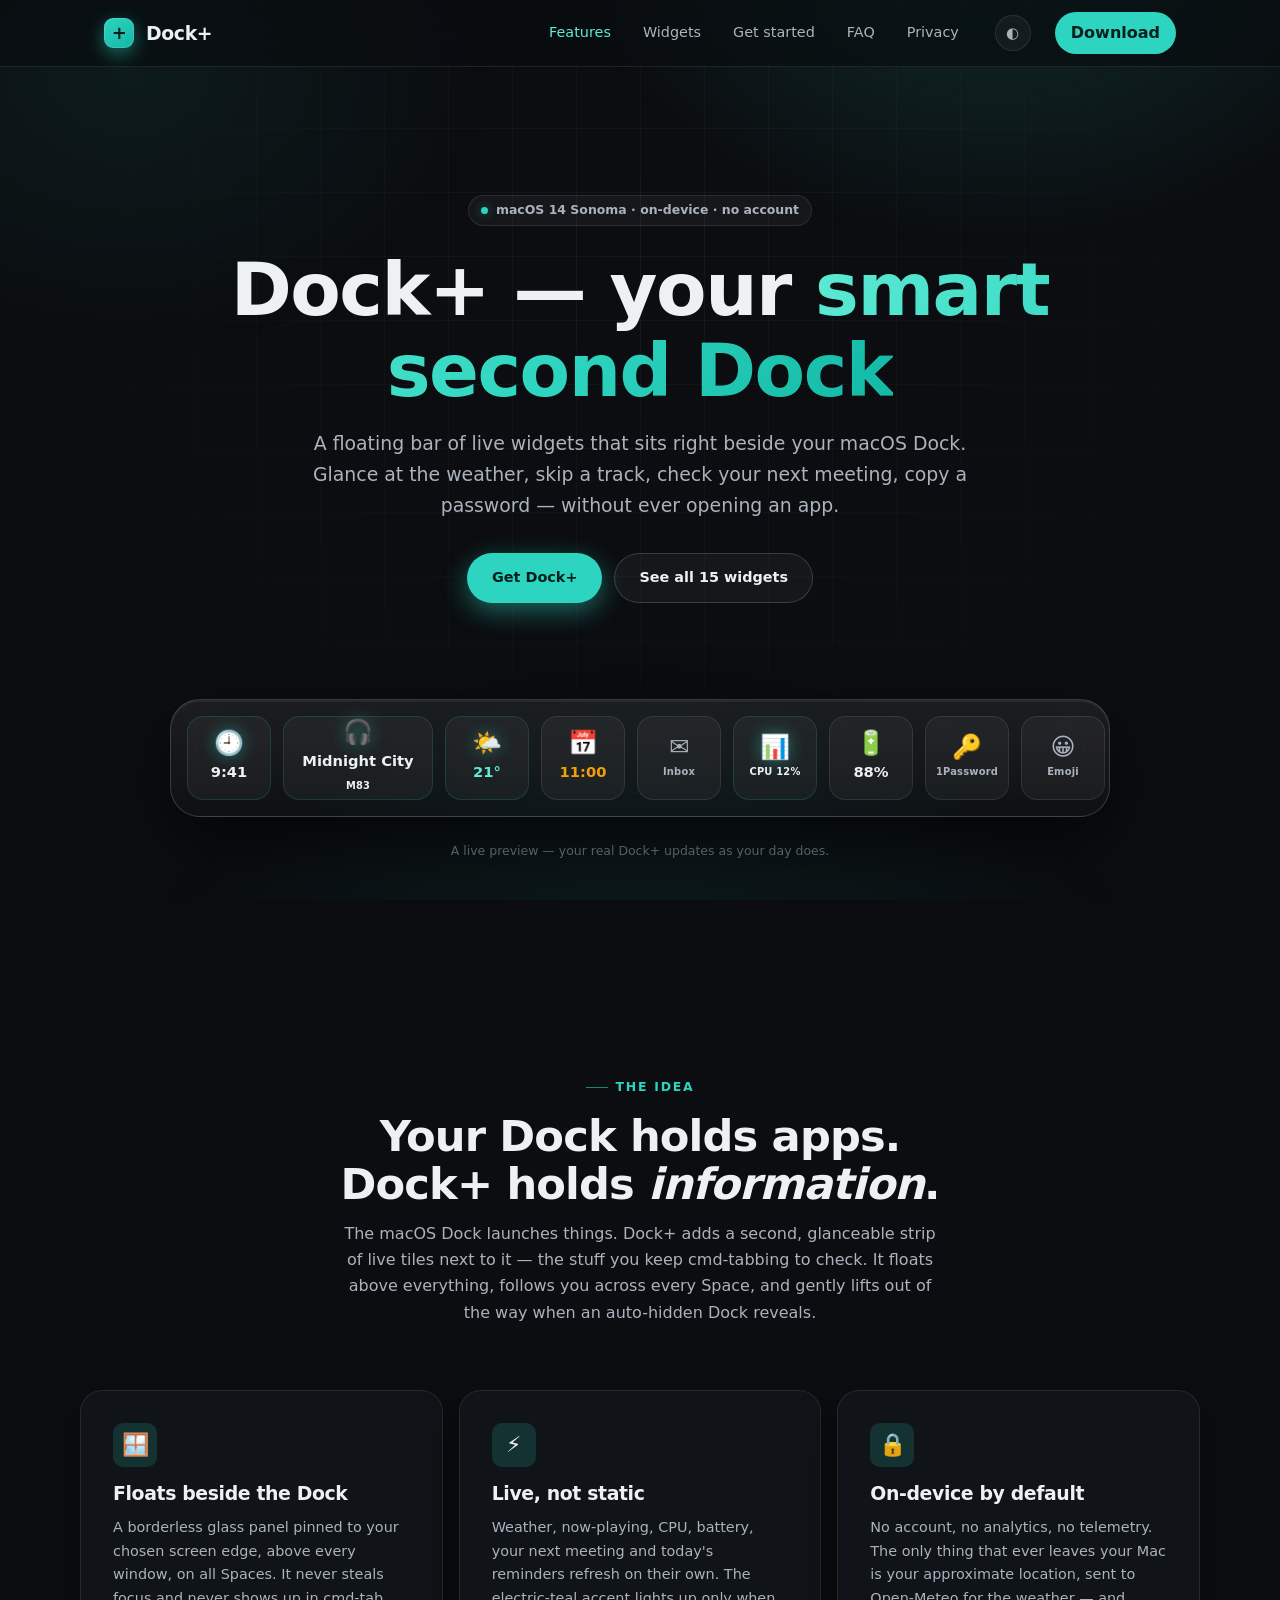
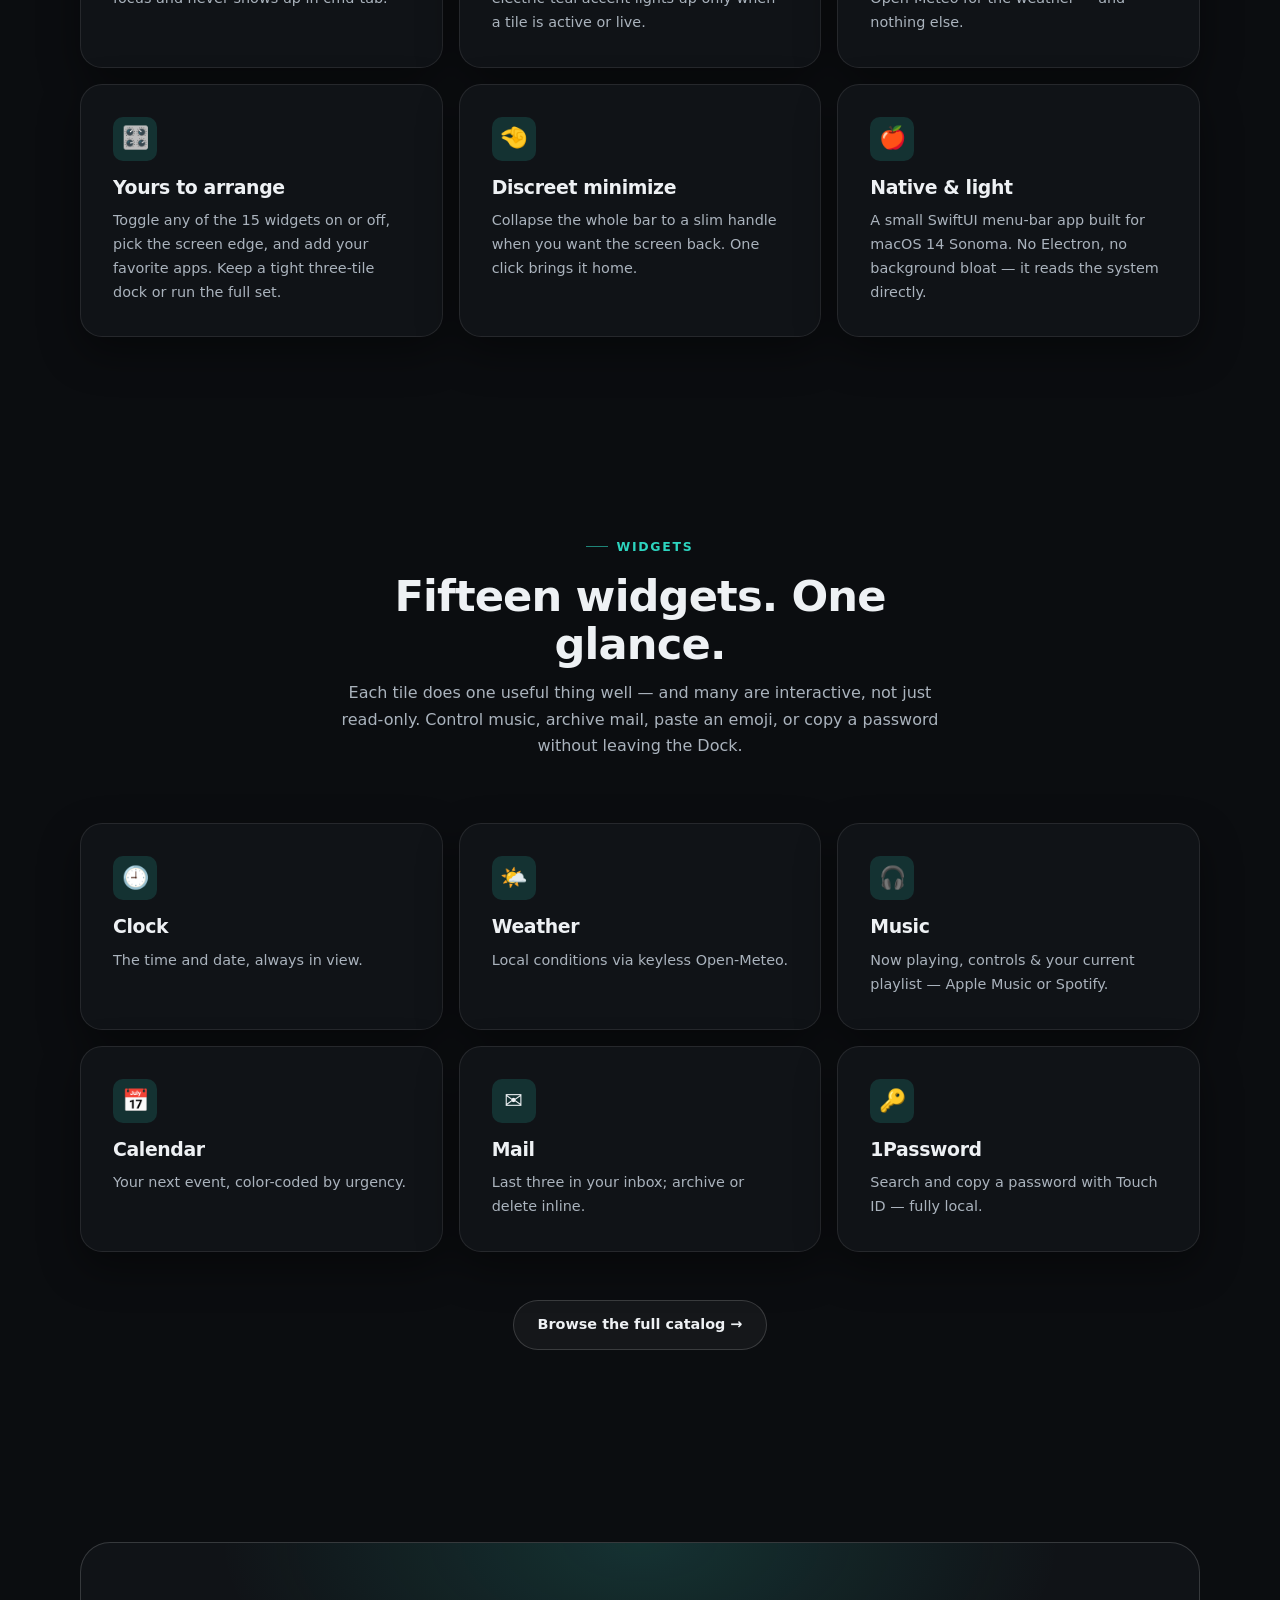
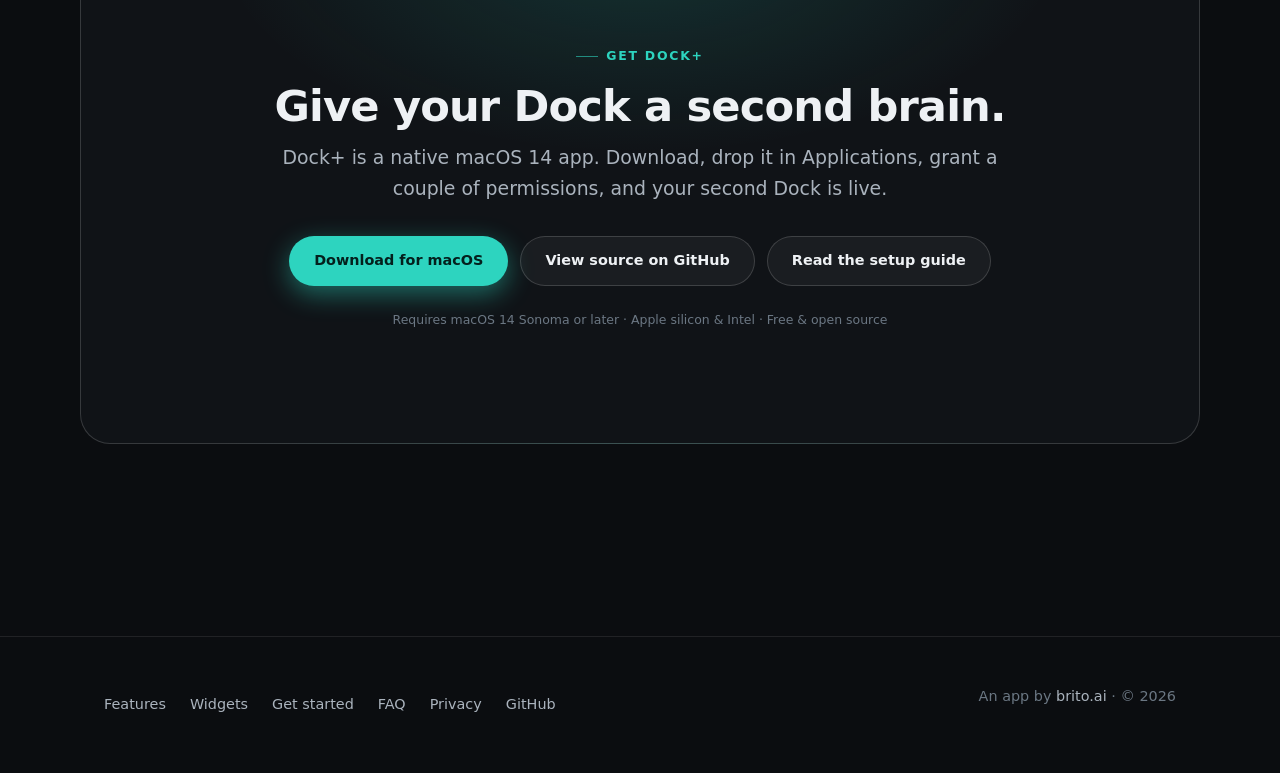
<file: site/index.html>
<!DOCTYPE html>
<html lang="en">
<head>
  <meta charset="UTF-8" />
  <meta name="viewport" content="width=device-width, initial-scale=1.0" />
  <title>Dock+ — your smart second Dock for macOS</title>
  <meta name="description" content="Dock+ is a floating second Dock of live widgets beside your macOS Dock — weather, music, calendar, mail, system stats, 1Password and more. On-device and data-light." />
  <link rel="stylesheet" href="styles.css" />
</head>
<body>
  <header class="nav">
    <div class="nav-inner">
      <a class="brand" href="index.html"><span class="brand-mark"></span> Dock+</a>
      <nav class="nav-links">
        <a href="index.html" class="active">Features</a>
        <a href="widgets.html">Widgets</a>
        <a href="instructions.html">Get started</a>
        <a href="faq.html">FAQ</a>
        <a href="privacy.html">Privacy</a>
      </nav>
      <button class="theme-toggle" aria-label="Toggle light and dark theme" title="Toggle theme">◐</button>
      <a href="#download" class="nav-cta">Download</a>
    </div>
  </header>

  <main>
    <!-- HERO -->
    <section class="hero wrap">
      <span class="badge"><span class="dot"></span> macOS 14 Sonoma · on-device · no account</span>
      <h1>Dock+ — your <span class="grad">smart second Dock</span></h1>
      <p class="lede">A floating bar of live widgets that sits right beside your macOS Dock. Glance at the weather, skip a track, check your next meeting, copy a password — without ever opening an app.</p>
      <div class="btn-row">
        <a href="#download" class="btn btn-primary">Get Dock+</a>
        <a href="widgets.html" class="btn btn-ghost">See all 15 widgets</a>
      </div>

      <!-- the floating dock visual -->
      <div class="dock-stage" data-reveal>
        <div class="dock-bar">
          <div class="tile live"><span class="glyph">🕘</span><span class="mini">9:41</span></div>
          <div class="tile wide live"><span class="glyph accent">🎧</span><span class="mini">Midnight City</span><span class="lbl">M83</span></div>
          <div class="tile live"><span class="glyph">🌤️</span><span class="mini accent">21°</span></div>
          <div class="tile"><span class="glyph">📅</span><span class="mini warn">11:00</span></div>
          <div class="tile"><span class="glyph">✉️</span><span class="lbl">Inbox</span></div>
          <div class="tile live"><span class="glyph">📊</span><span class="lbl">CPU 12%</span></div>
          <div class="tile"><span class="glyph">🔋</span><span class="mini">88%</span></div>
          <div class="tile"><span class="glyph">🔑</span><span class="lbl">1Password</span></div>
          <div class="tile"><span class="glyph">😀</span><span class="lbl">Emoji</span></div>
          <div class="tile"><span class="glyph accent">✦</span><span class="lbl">Claude</span></div>
        </div>
        <p class="dock-caption">A live preview — your real Dock+ updates as your day does.</p>
      </div>
    </section>

    <!-- CORE IDEA -->
    <section class="section wrap">
      <div class="section-head" data-reveal>
        <span class="eyebrow">The idea</span>
        <h2>Your Dock holds apps. Dock+ holds <em>information</em>.</h2>
        <p>The macOS Dock launches things. Dock+ adds a second, glanceable strip of live tiles next to it — the stuff you keep cmd-tabbing to check. It floats above everything, follows you across every Space, and gently lifts out of the way when an auto-hidden Dock reveals.</p>
      </div>

      <div class="grid grid-3">
        <article class="card" data-reveal>
          <div class="ico">🪟</div>
          <h3>Floats beside the Dock</h3>
          <p>A borderless glass panel pinned to your chosen screen edge, above every window, on all Spaces. It never steals focus and never shows up in cmd-tab.</p>
        </article>
        <article class="card" data-reveal>
          <div class="ico">⚡</div>
          <h3>Live, not static</h3>
          <p>Weather, now-playing, CPU, battery, your next meeting and today's reminders refresh on their own. The electric-teal accent lights up only when a tile is active or live.</p>
        </article>
        <article class="card" data-reveal>
          <div class="ico">🔒</div>
          <h3>On-device by default</h3>
          <p>No account, no analytics, no telemetry. The only thing that ever leaves your Mac is your approximate location, sent to Open-Meteo for the weather — and nothing else.</p>
        </article>
        <article class="card" data-reveal>
          <div class="ico">🎛️</div>
          <h3>Yours to arrange</h3>
          <p>Toggle any of the 15 widgets on or off, pick the screen edge, and add your favorite apps. Keep a tight three-tile dock or run the full set.</p>
        </article>
        <article class="card" data-reveal>
          <div class="ico">🤏</div>
          <h3>Discreet minimize</h3>
          <p>Collapse the whole bar to a slim handle when you want the screen back. One click brings it home.</p>
        </article>
        <article class="card" data-reveal>
          <div class="ico">🍎</div>
          <h3>Native &amp; light</h3>
          <p>A small SwiftUI menu-bar app built for macOS 14 Sonoma. No Electron, no background bloat — it reads the system directly.</p>
        </article>
      </div>
    </section>

    <!-- WIDGETS SHOWCASE -->
    <section class="section wrap">
      <div class="section-head" data-reveal>
        <span class="eyebrow">Widgets</span>
        <h2>Fifteen widgets. One glance.</h2>
        <p>Each tile does one useful thing well — and many are interactive, not just read-only. Control music, archive mail, paste an emoji, or copy a password without leaving the Dock.</p>
      </div>

      <div class="grid grid-3">
        <article class="card" data-reveal><div class="ico">🕘</div><h3>Clock</h3><p>The time and date, always in view.</p></article>
        <article class="card" data-reveal><div class="ico">🌤️</div><h3>Weather</h3><p>Local conditions via keyless Open-Meteo.</p></article>
        <article class="card" data-reveal><div class="ico">🎧</div><h3>Music</h3><p>Now playing, controls &amp; your current playlist — Apple Music or Spotify.</p></article>
        <article class="card" data-reveal><div class="ico">📅</div><h3>Calendar</h3><p>Your next event, color-coded by urgency.</p></article>
        <article class="card" data-reveal><div class="ico">✉️</div><h3>Mail</h3><p>Last three in your inbox; archive or delete inline.</p></article>
        <article class="card" data-reveal><div class="ico">🔑</div><h3>1Password</h3><p>Search and copy a password with Touch ID — fully local.</p></article>
      </div>
      <div class="btn-row" style="justify-content:center; margin-top: var(--s-7)">
        <a href="widgets.html" class="btn btn-ghost">Browse the full catalog →</a>
      </div>
    </section>

    <!-- DOWNLOAD / CTA -->
    <section class="section wrap" id="download">
      <div class="cta-band" data-reveal>
        <span class="eyebrow" style="justify-content:center">Get Dock+</span>
        <h2>Give your Dock a second brain.</h2>
        <p class="lede">Dock+ is a native macOS 14 app. Download, drop it in Applications, grant a couple of permissions, and your second Dock is live.</p>
        <div class="btn-row">
          <a href="https://github.com/juniorbrito0/cool-dock/releases/latest/download/Dock-Plus.dmg" class="btn btn-primary">Download for macOS</a>
          <a href="https://github.com/juniorbrito0/cool-dock" class="btn btn-ghost">View source on GitHub</a>
          <a href="instructions.html" class="btn btn-ghost">Read the setup guide</a>
        </div>
        <p class="note" style="margin-top: var(--s-5)">Requires macOS 14 Sonoma or later · Apple silicon &amp; Intel · Free &amp; open source</p>
      </div>
    </section>
  </main>

  <footer class="footer">
    <div class="wrap footer-inner">
      <nav class="footer-links">
        <a href="index.html">Features</a>
        <a href="widgets.html">Widgets</a>
        <a href="instructions.html">Get started</a>
        <a href="faq.html">FAQ</a>
        <a href="privacy.html">Privacy</a>
        <a href="https://github.com/juniorbrito0/cool-dock">GitHub</a>
      </nav>
      <p class="footer-credit">An app by <a href="https://brito.ai">brito.ai</a> · © 2026</p>
    </div>
  </footer>

  <script src="app.js" defer></script>
</body>
</html>
</file>
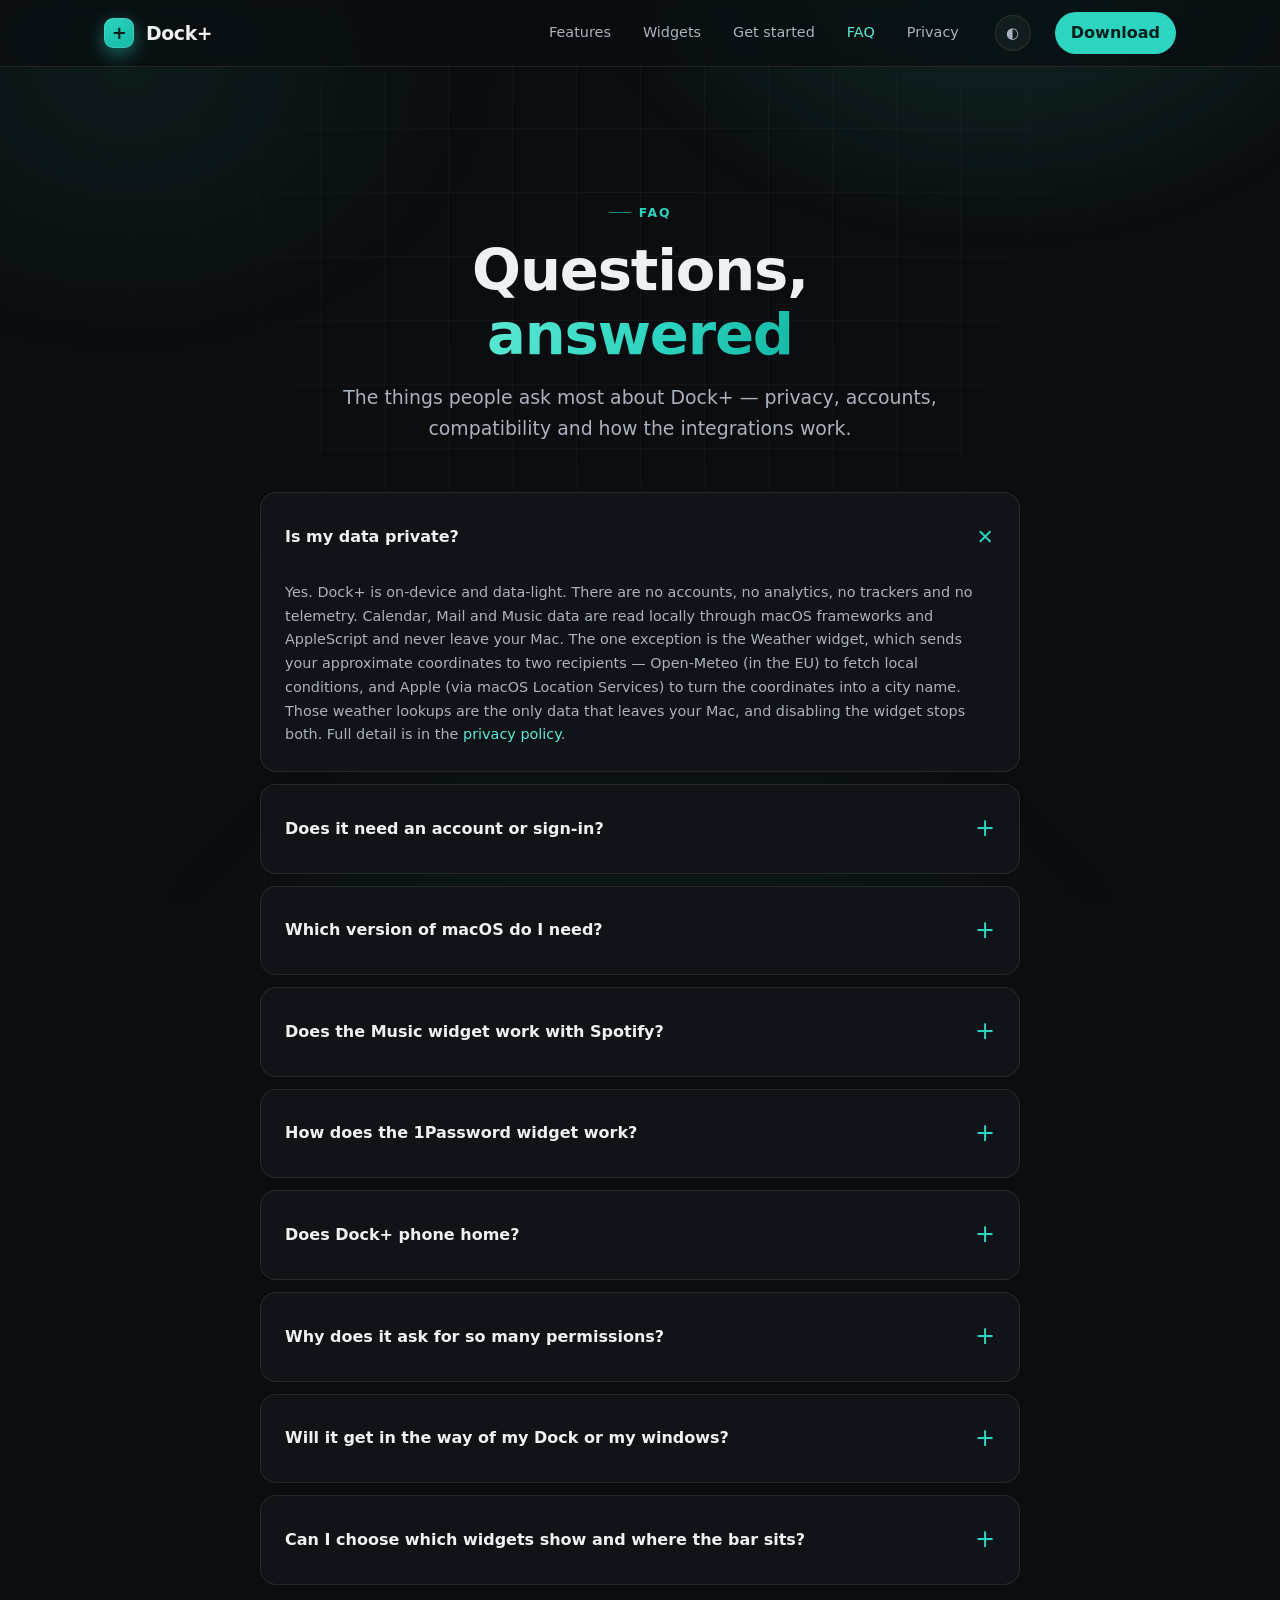
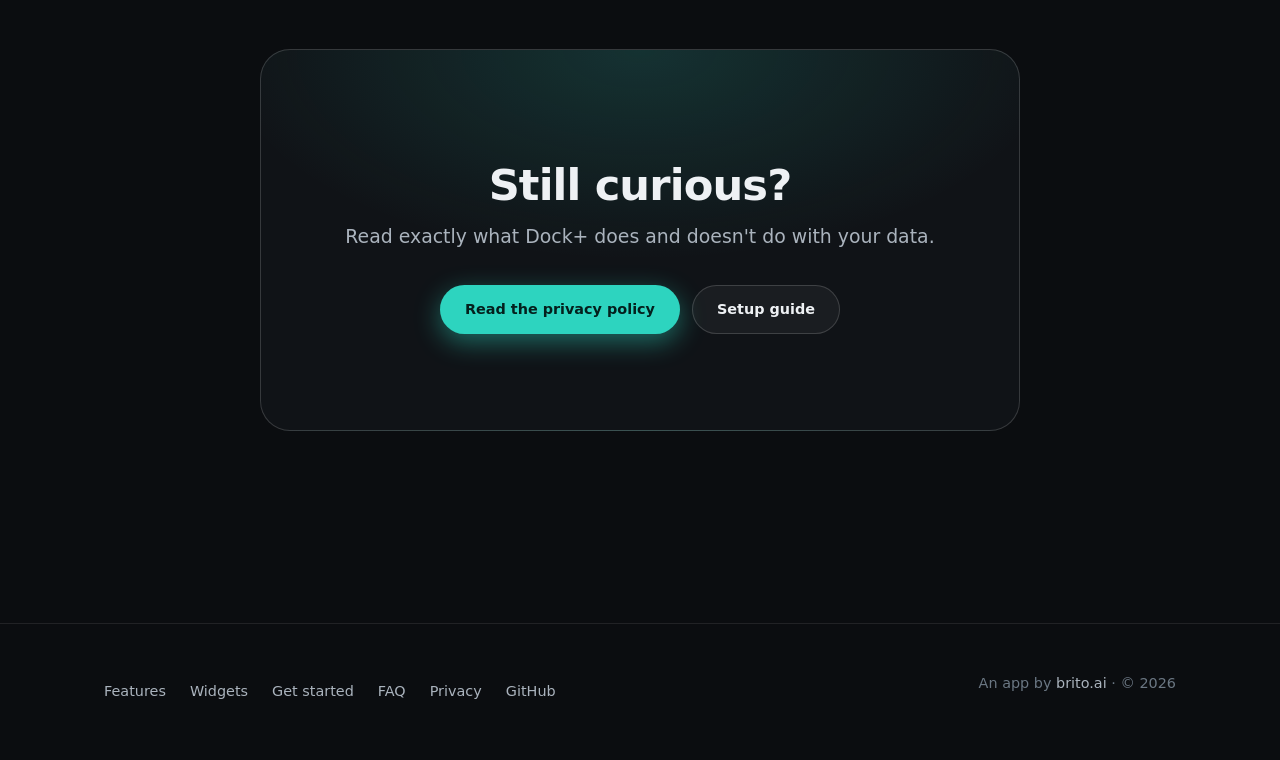
<file: site/faq.html>
<!DOCTYPE html>
<html lang="en">
<head>
  <meta charset="UTF-8" />
  <meta name="viewport" content="width=device-width, initial-scale=1.0" />
  <title>FAQ — Dock+</title>
  <meta name="description" content="Answers to common questions about Dock+: privacy, accounts, macOS version, Spotify support, 1Password, and whether it phones home." />
  <link rel="stylesheet" href="styles.css" />
</head>
<body>
  <header class="nav">
    <div class="nav-inner">
      <a class="brand" href="index.html"><span class="brand-mark"></span> Dock+</a>
      <nav class="nav-links">
        <a href="index.html">Features</a>
        <a href="widgets.html">Widgets</a>
        <a href="instructions.html">Get started</a>
        <a href="faq.html" class="active">FAQ</a>
        <a href="privacy.html">Privacy</a>
      </nav>
      <button class="theme-toggle" aria-label="Toggle light and dark theme" title="Toggle theme">◐</button>
      <a href="index.html#download" class="nav-cta">Download</a>
    </div>
  </header>

  <main>
    <section class="hero wrap" style="padding-bottom: var(--s-6)">
      <span class="eyebrow" style="justify-content:center">FAQ</span>
      <h1 style="font-size: clamp(2.2rem, 5vw, var(--t-3xl))">Questions,<br /><span class="grad">answered</span></h1>
      <p class="lede" style="margin: 0 auto">The things people ask most about Dock+ — privacy, accounts, compatibility and how the integrations work.</p>
    </section>

    <section class="section wrap" style="padding-top: var(--s-4)">
      <div class="prose">

        <details class="faq-item" open>
          <summary>Is my data private?</summary>
          <div class="faq-body"><p>Yes. Dock+ is on-device and data-light. There are no accounts, no analytics, no trackers and no telemetry. Calendar, Mail and Music data are read locally through macOS frameworks and AppleScript and never leave your Mac. The one exception is the Weather widget, which sends your approximate coordinates to two recipients — Open-Meteo (in the EU) to fetch local conditions, and Apple (via macOS Location Services) to turn the coordinates into a city name. Those weather lookups are the only data that leaves your Mac, and disabling the widget stops both. Full detail is in the <a href="privacy.html">privacy policy</a>.</p></div>
        </details>

        <details class="faq-item">
          <summary>Does it need an account or sign-in?</summary>
          <div class="faq-body"><p>No. There's nothing to sign up for and no login. Download it, grant the permissions for the widgets you use, and you're done. Your settings live locally on your Mac.</p></div>
        </details>

        <details class="faq-item">
          <summary>Which version of macOS do I need?</summary>
          <div class="faq-body"><p>macOS 14 Sonoma or later. Dock+ is a native SwiftUI app and runs on both Apple silicon and Intel Macs.</p></div>
        </details>

        <details class="faq-item">
          <summary>Does the Music widget work with Spotify?</summary>
          <div class="faq-body"><p>Yes. The Music widget shows now-playing and offers play/pause and skip controls for both Apple Music and Spotify. The current-playlist listing in the popover is Apple Music only for now; with Spotify you'll see the now-playing track and controls.</p></div>
        </details>

        <details class="faq-item">
          <summary>How does the 1Password widget work?</summary>
          <div class="faq-body"><p>It uses 1Password's own command-line tool, <code>op</code>, which you authorize with Touch ID. You search your vault from the tile, and the password you choose is copied to your clipboard — entirely on your Mac. Nothing is transmitted by Dock+, and the clipboard auto-clears after 90 seconds so a copied secret doesn't linger. You'll need the 1Password app and its CLI integration enabled; see the <a href="instructions.html">setup guide</a>.</p></div>
        </details>

        <details class="faq-item">
          <summary>Does Dock+ phone home?</summary>
          <div class="faq-body"><p>No. Dock+ has no servers of its own, no analytics and no auto-update beacon. Its only outbound requests come from the Weather widget, which sends your approximate coordinates to two recipients: Open-Meteo (in the EU) to fetch the forecast, and Apple (via macOS Location Services) to reverse-geocode the coordinates into a city name. Disable the Weather widget and Dock+ makes no network calls at all.</p></div>
        </details>

        <details class="faq-item">
          <summary>Why does it ask for so many permissions?</summary>
          <div class="faq-body"><p>Each permission powers a specific widget — Calendar for your next event, Location for weather, Automation for Music and Mail, Accessibility for emoji paste. Dock+ only asks when you first use the widget that needs it, and skipping one just disables that single widget. The <a href="instructions.html">setup guide</a> explains each one and why it's needed.</p></div>
        </details>

        <details class="faq-item">
          <summary>Will it get in the way of my Dock or my windows?</summary>
          <div class="faq-body"><p>No. Dock+ floats as a non-activating panel that never steals focus and never appears in cmd-tab. If you use an auto-hidden Dock, it lifts out of the way when the system Dock reveals. And you can collapse it to a slim handle whenever you want the screen back.</p></div>
        </details>

        <details class="faq-item">
          <summary>Can I choose which widgets show and where the bar sits?</summary>
          <div class="faq-body"><p>Yes. Toggle any of the 15 widgets on or off, pick the screen edge, and add your favorite apps — all from Settings in the menu-bar menu. The bar scrolls if you enable more than fits your screen.</p></div>
        </details>

        <div class="cta-band" data-reveal style="margin-top: var(--s-8)">
          <h2>Still curious?</h2>
          <p class="lede">Read exactly what Dock+ does and doesn't do with your data.</p>
          <div class="btn-row">
            <a href="privacy.html" class="btn btn-primary">Read the privacy policy</a>
            <a href="instructions.html" class="btn btn-ghost">Setup guide</a>
          </div>
        </div>

      </div>
    </section>
  </main>

  <footer class="footer">
    <div class="wrap footer-inner">
      <nav class="footer-links">
        <a href="index.html">Features</a>
        <a href="widgets.html">Widgets</a>
        <a href="instructions.html">Get started</a>
        <a href="faq.html">FAQ</a>
        <a href="privacy.html">Privacy</a>
        <a href="https://github.com/juniorbrito0/cool-dock">GitHub</a>
      </nav>
      <p class="footer-credit">An app by <a href="https://brito.ai">brito.ai</a> · © 2026</p>
    </div>
  </footer>

  <script src="app.js" defer></script>
</body>
</html>
</file>
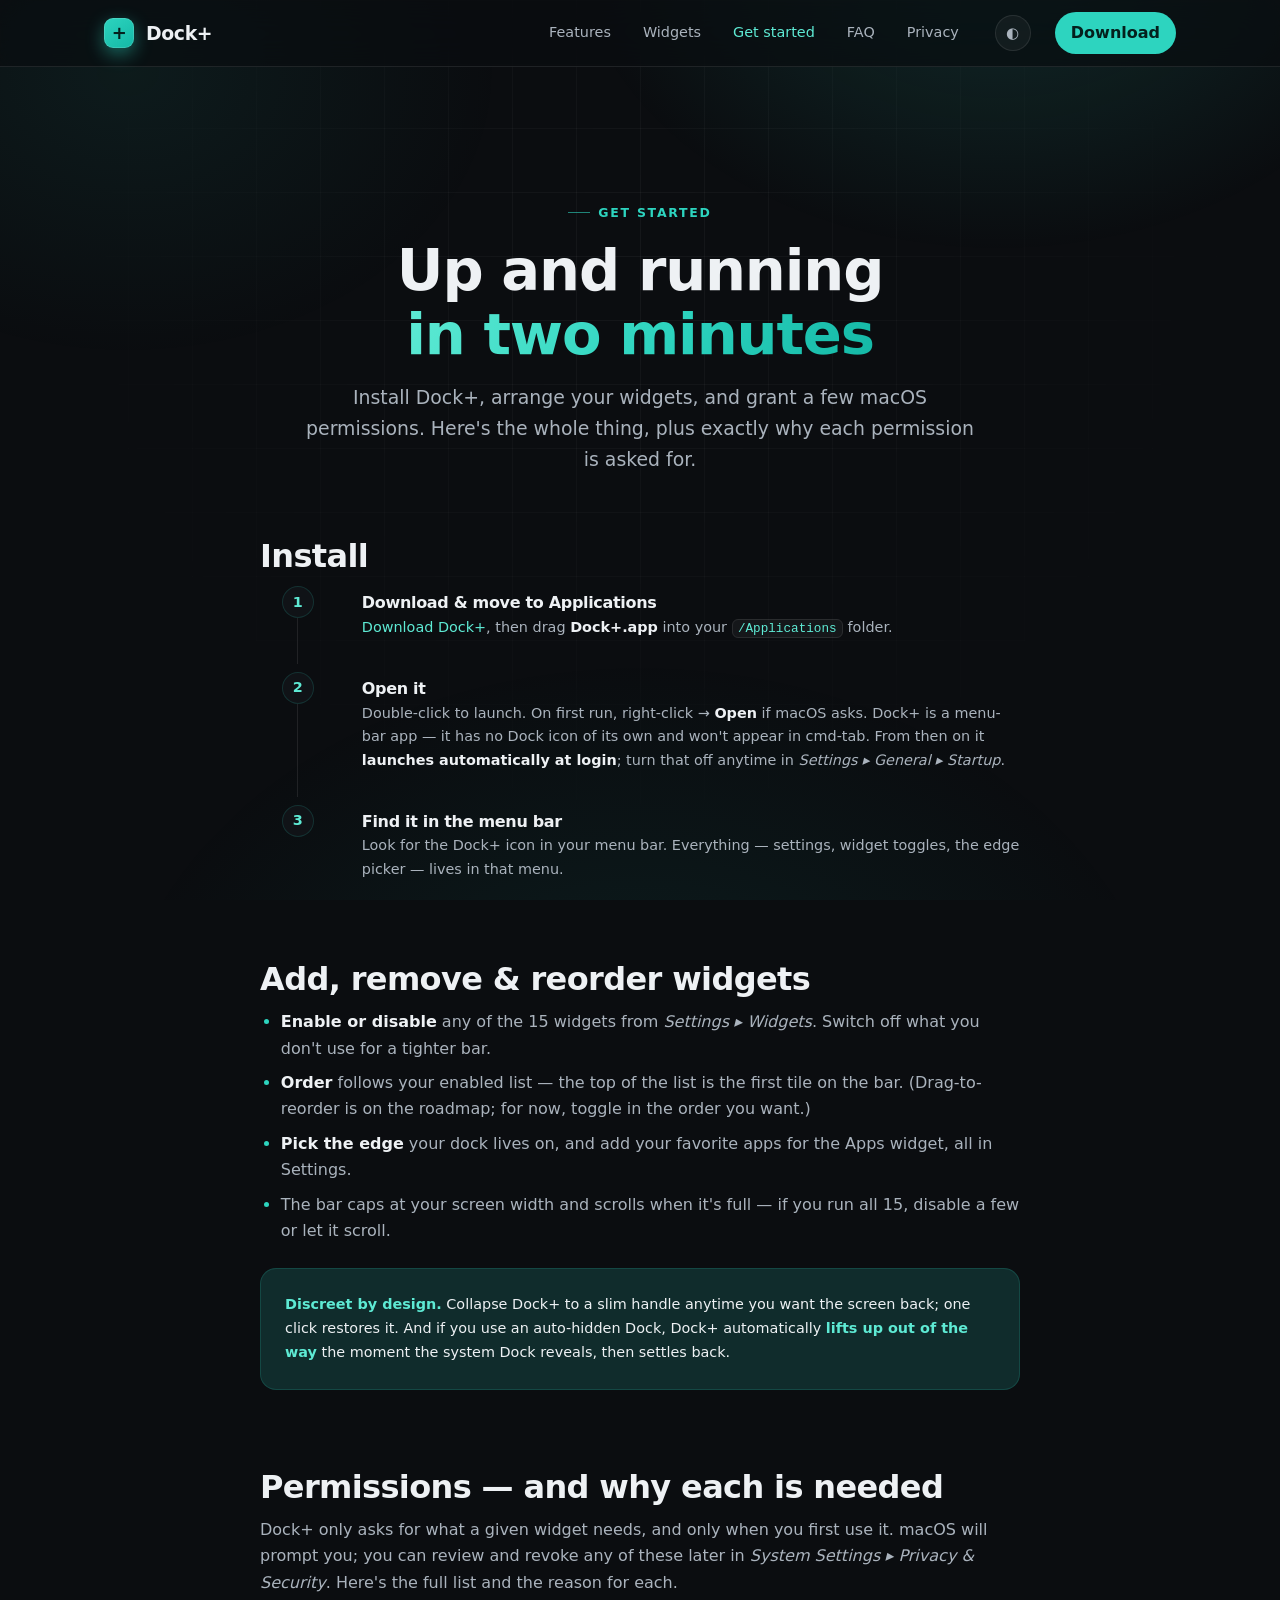
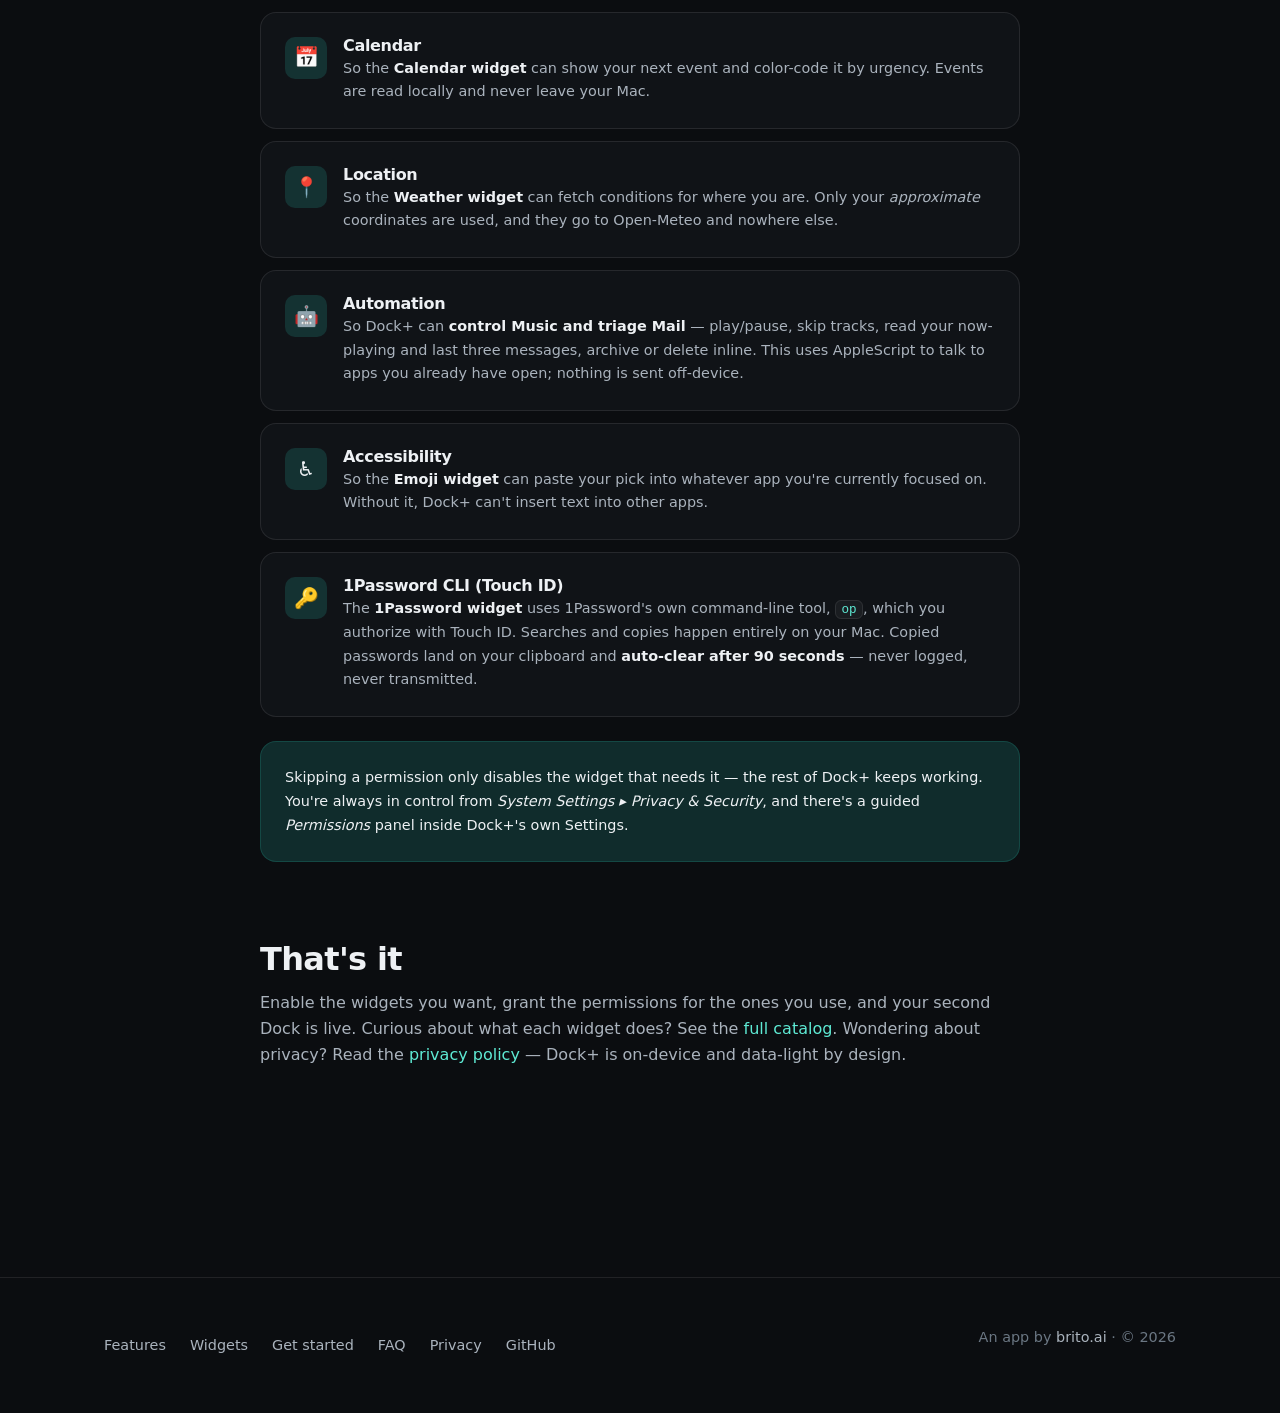
<file: site/instructions.html>
<!DOCTYPE html>
<html lang="en">
<head>
  <meta charset="UTF-8" />
  <meta name="viewport" content="width=device-width, initial-scale=1.0" />
  <title>Get started — Dock+</title>
  <meta name="description" content="Install Dock+, add and arrange widgets, and grant the macOS permissions it needs — and why each one matters." />
  <link rel="stylesheet" href="styles.css" />
</head>
<body>
  <header class="nav">
    <div class="nav-inner">
      <a class="brand" href="index.html"><span class="brand-mark"></span> Dock+</a>
      <nav class="nav-links">
        <a href="index.html">Features</a>
        <a href="widgets.html">Widgets</a>
        <a href="instructions.html" class="active">Get started</a>
        <a href="faq.html">FAQ</a>
        <a href="privacy.html">Privacy</a>
      </nav>
      <button class="theme-toggle" aria-label="Toggle light and dark theme" title="Toggle theme">◐</button>
      <a href="index.html#download" class="nav-cta">Download</a>
    </div>
  </header>

  <main>
    <section class="hero wrap" style="padding-bottom: var(--s-6)">
      <span class="eyebrow" style="justify-content:center">Get started</span>
      <h1 style="font-size: clamp(2.2rem, 5vw, var(--t-3xl))">Up and running<br /><span class="grad">in two minutes</span></h1>
      <p class="lede" style="margin: 0 auto">Install Dock+, arrange your widgets, and grant a few macOS permissions. Here's the whole thing, plus exactly why each permission is asked for.</p>
    </section>

    <section class="section wrap" style="padding-top: var(--s-4)">
      <div class="prose">

        <h2>Install</h2>
        <ol class="steps">
          <li>
            <h3>Download &amp; move to Applications</h3>
            <p><a href="https://github.com/juniorbrito0/cool-dock/releases/latest/download/Dock-Plus.dmg">Download Dock+</a>, then drag <strong>Dock+.app</strong> into your <code>/Applications</code> folder.</p>
          </li>
          <li>
            <h3>Open it</h3>
            <p>Double-click to launch. On first run, right-click → <strong>Open</strong> if macOS asks. Dock+ is a menu-bar app — it has no Dock icon of its own and won't appear in cmd-tab. From then on it <strong>launches automatically at login</strong>; turn that off anytime in <em>Settings ▸ General ▸ Startup</em>.</p>
          </li>
          <li>
            <h3>Find it in the menu bar</h3>
            <p>Look for the Dock+ icon in your menu bar. Everything — settings, widget toggles, the edge picker — lives in that menu.</p>
          </li>
        </ol>

        <h2>Add, remove &amp; reorder widgets</h2>
        <ul>
          <li><strong>Enable or disable</strong> any of the 15 widgets from <em>Settings ▸ Widgets</em>. Switch off what you don't use for a tighter bar.</li>
          <li><strong>Order</strong> follows your enabled list — the top of the list is the first tile on the bar. (Drag-to-reorder is on the roadmap; for now, toggle in the order you want.)</li>
          <li><strong>Pick the edge</strong> your dock lives on, and add your favorite apps for the Apps widget, all in Settings.</li>
          <li>The bar caps at your screen width and scrolls when it's full — if you run all 15, disable a few or let it scroll.</li>
        </ul>

        <div class="callout">
          <p><strong>Discreet by design.</strong> Collapse Dock+ to a slim handle anytime you want the screen back; one click restores it. And if you use an auto-hidden Dock, Dock+ automatically <strong>lifts up out of the way</strong> the moment the system Dock reveals, then settles back.</p>
        </div>

        <h2>Permissions — and why each is needed</h2>
        <p>Dock+ only asks for what a given widget needs, and only when you first use it. macOS will prompt you; you can review and revoke any of these later in <em>System Settings ▸ Privacy &amp; Security</em>. Here's the full list and the reason for each.</p>

        <div class="perm">
          <div class="ico">📅</div>
          <div>
            <h3>Calendar</h3>
            <p>So the <strong>Calendar widget</strong> can show your next event and color-code it by urgency. Events are read locally and never leave your Mac.</p>
          </div>
        </div>

        <div class="perm">
          <div class="ico">📍</div>
          <div>
            <h3>Location</h3>
            <p>So the <strong>Weather widget</strong> can fetch conditions for where you are. Only your <em>approximate</em> coordinates are used, and they go to Open-Meteo and nowhere else.</p>
          </div>
        </div>

        <div class="perm">
          <div class="ico">🤖</div>
          <div>
            <h3>Automation</h3>
            <p>So Dock+ can <strong>control Music and triage Mail</strong> — play/pause, skip tracks, read your now-playing and last three messages, archive or delete inline. This uses AppleScript to talk to apps you already have open; nothing is sent off-device.</p>
          </div>
        </div>

        <div class="perm">
          <div class="ico">♿</div>
          <div>
            <h3>Accessibility</h3>
            <p>So the <strong>Emoji widget</strong> can paste your pick into whatever app you're currently focused on. Without it, Dock+ can't insert text into other apps.</p>
          </div>
        </div>

        <div class="perm">
          <div class="ico">🔑</div>
          <div>
            <h3>1Password CLI (Touch ID)</h3>
            <p>The <strong>1Password widget</strong> uses 1Password's own command-line tool, <code>op</code>, which you authorize with Touch ID. Searches and copies happen entirely on your Mac. Copied passwords land on your clipboard and <strong>auto-clear after 90 seconds</strong> — never logged, never transmitted.</p>
          </div>
        </div>

        <div class="callout">
          <p>Skipping a permission only disables the widget that needs it — the rest of Dock+ keeps working. You're always in control from <em>System Settings ▸ Privacy &amp; Security</em>, and there's a guided <em>Permissions</em> panel inside Dock+'s own Settings.</p>
        </div>

        <h2>That's it</h2>
        <p>Enable the widgets you want, grant the permissions for the ones you use, and your second Dock is live. Curious about what each widget does? See the <a href="widgets.html">full catalog</a>. Wondering about privacy? Read the <a href="privacy.html">privacy policy</a> — Dock+ is on-device and data-light by design.</p>

      </div>
    </section>
  </main>

  <footer class="footer">
    <div class="wrap footer-inner">
      <nav class="footer-links">
        <a href="index.html">Features</a>
        <a href="widgets.html">Widgets</a>
        <a href="instructions.html">Get started</a>
        <a href="faq.html">FAQ</a>
        <a href="privacy.html">Privacy</a>
        <a href="https://github.com/juniorbrito0/cool-dock">GitHub</a>
      </nav>
      <p class="footer-credit">An app by <a href="https://brito.ai">brito.ai</a> · © 2026</p>
    </div>
  </footer>

  <script src="app.js" defer></script>
</body>
</html>
</file>
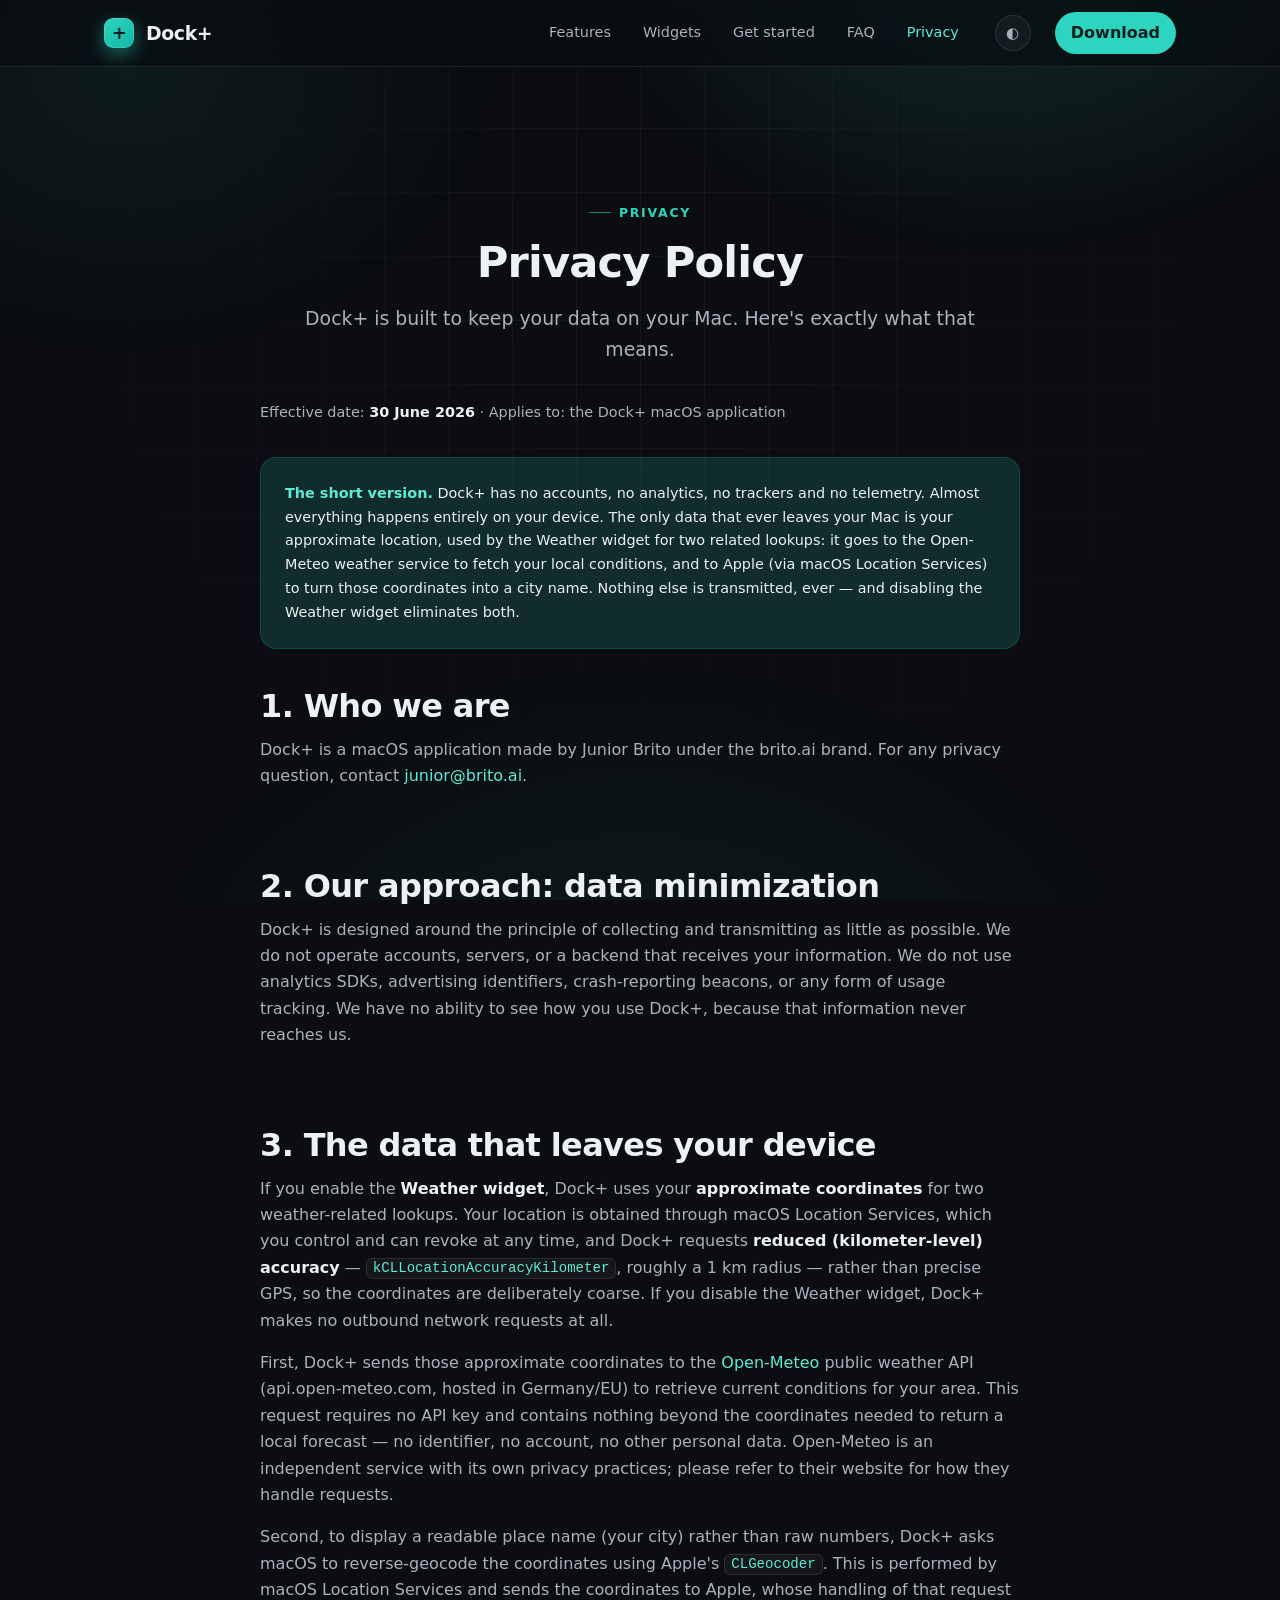
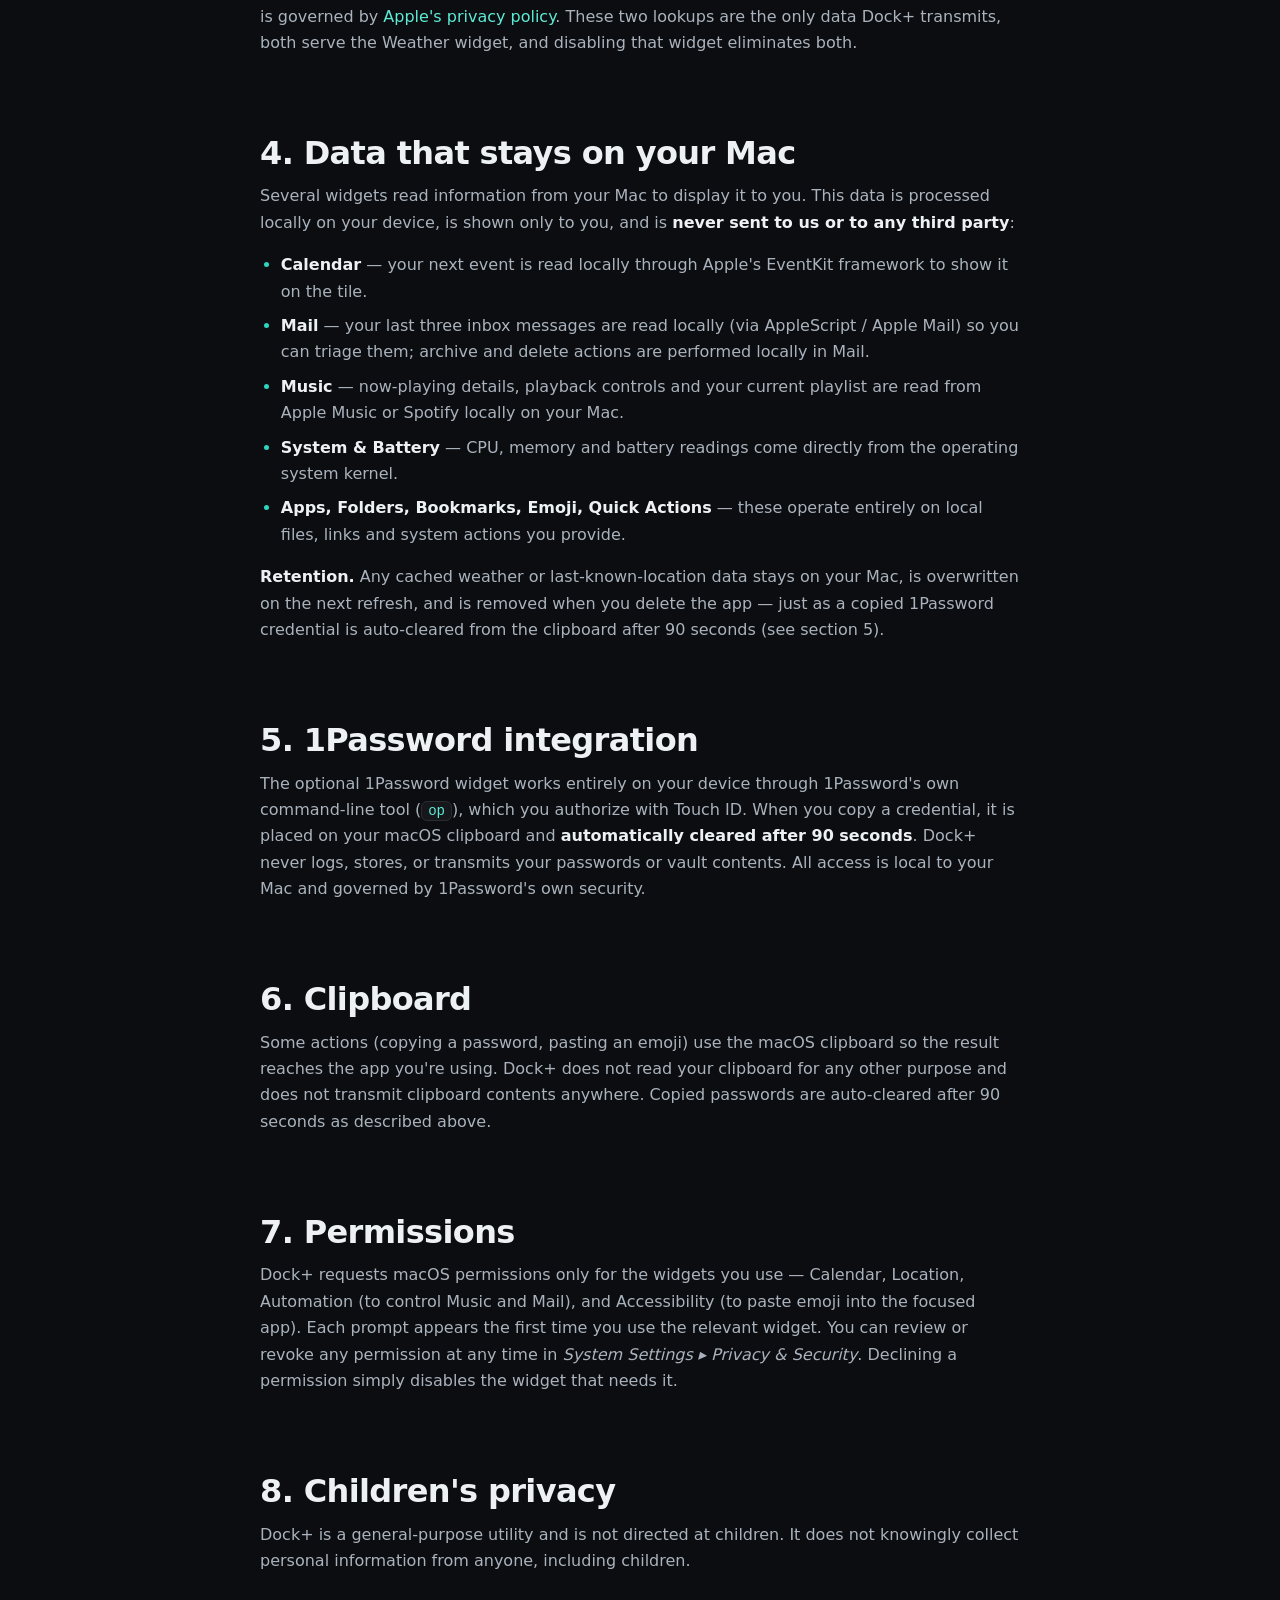
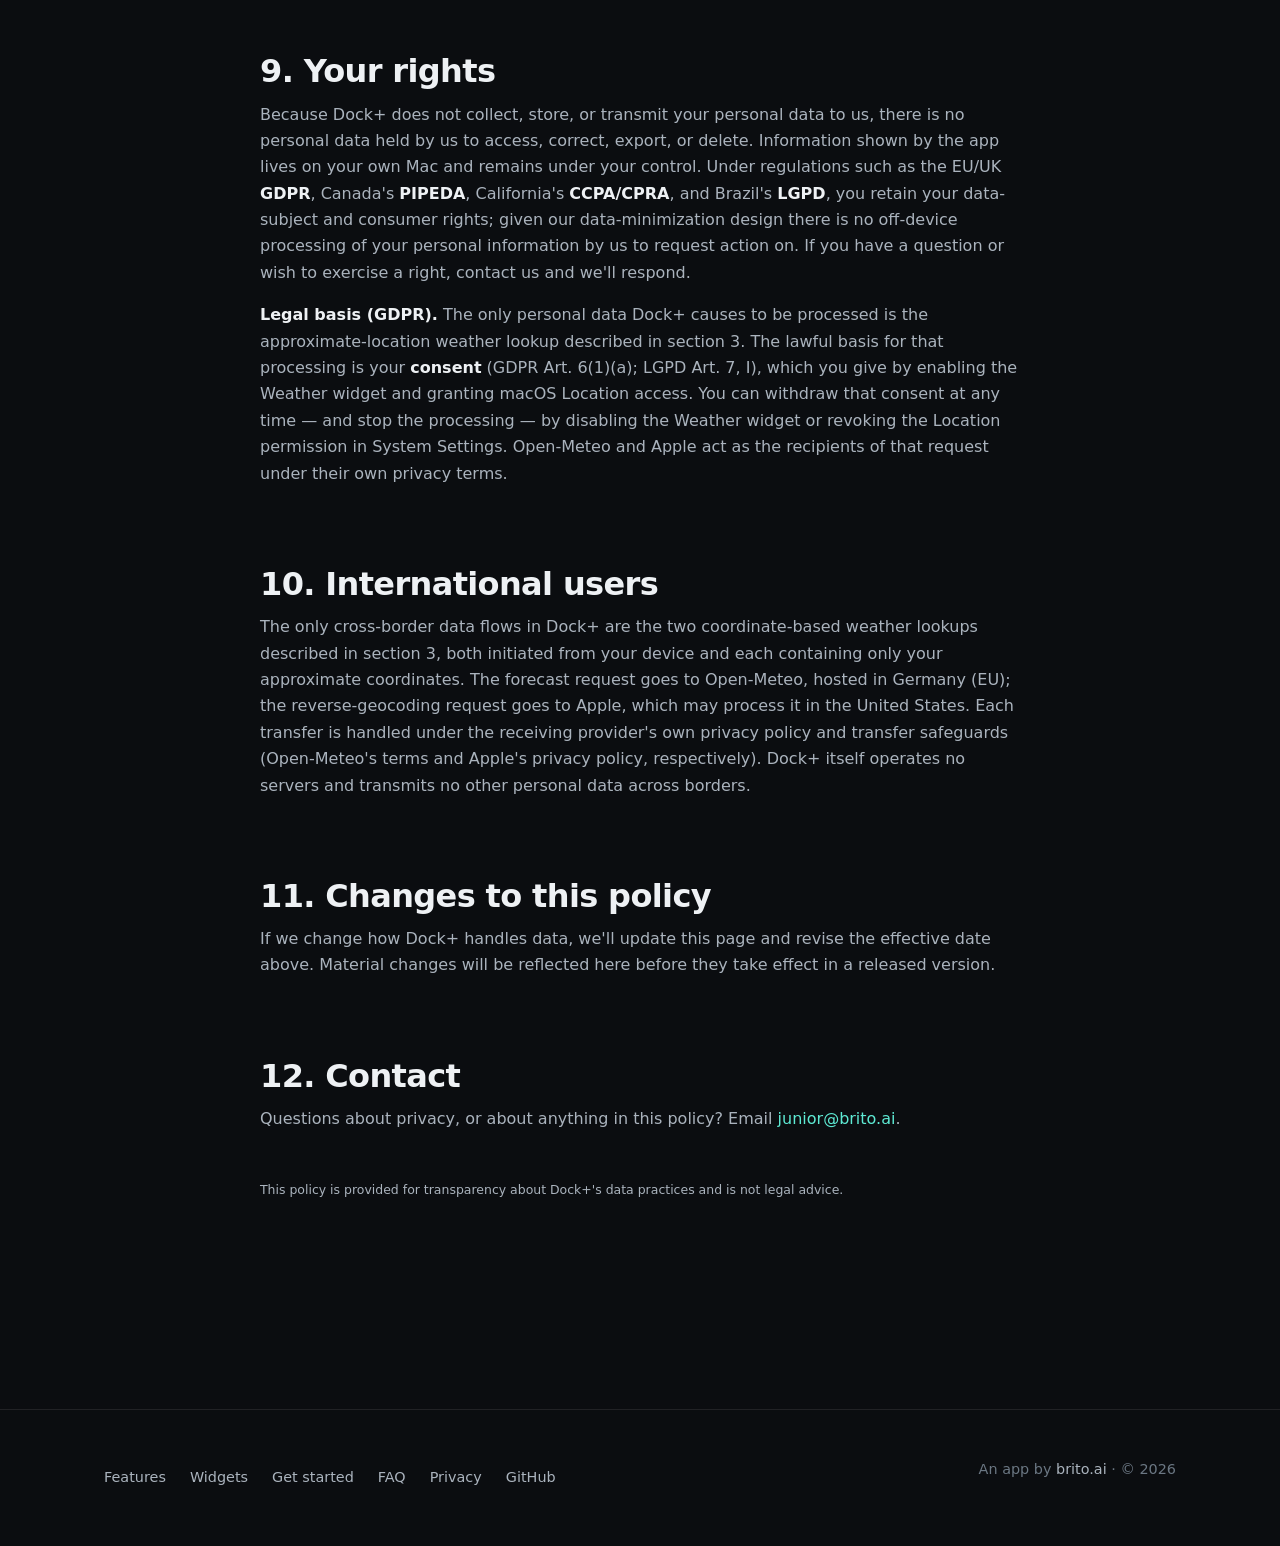
<file: site/privacy.html>
<!DOCTYPE html>
<html lang="en">
<head>
  <meta charset="UTF-8" />
  <meta name="viewport" content="width=device-width, initial-scale=1.0" />
  <title>Privacy Policy — Dock+</title>
  <meta name="description" content="Dock+ is on-device and data-light: no accounts, no analytics, no telemetry. The only data that leaves your Mac is the Weather widget's location lookup, sent to Open-Meteo and to Apple. Effective 2026-06-30." />
  <link rel="stylesheet" href="styles.css" />
</head>
<body>
  <header class="nav">
    <div class="nav-inner">
      <a class="brand" href="index.html"><span class="brand-mark"></span> Dock+</a>
      <nav class="nav-links">
        <a href="index.html">Features</a>
        <a href="widgets.html">Widgets</a>
        <a href="instructions.html">Get started</a>
        <a href="faq.html">FAQ</a>
        <a href="privacy.html" class="active">Privacy</a>
      </nav>
      <button class="theme-toggle" aria-label="Toggle light and dark theme" title="Toggle theme">◐</button>
      <a href="index.html#download" class="nav-cta">Download</a>
    </div>
  </header>

  <main>
    <section class="hero wrap" style="padding-bottom: var(--s-5)">
      <span class="eyebrow" style="justify-content:center">Privacy</span>
      <h1 style="font-size: clamp(2rem, 5vw, var(--t-2xl))">Privacy Policy</h1>
      <p class="lede" style="margin: 0 auto">Dock+ is built to keep your data on your Mac. Here's exactly what that means.</p>
    </section>

    <section class="section wrap" style="padding-top: var(--s-3)">
      <div class="prose">
        <p class="meta">Effective date: <strong>30 June 2026</strong> · Applies to: the Dock+ macOS application</p>

        <div class="callout">
          <p><strong>The short version.</strong> Dock+ has no accounts, no analytics, no trackers and no telemetry. Almost everything happens entirely on your device. The only data that ever leaves your Mac is your approximate location, used by the Weather widget for two related lookups: it goes to the Open-Meteo weather service to fetch your local conditions, and to Apple (via macOS Location Services) to turn those coordinates into a city name. Nothing else is transmitted, ever — and disabling the Weather widget eliminates both.</p>
        </div>

        <h2>1. Who we are</h2>
        <p>Dock+ is a macOS application made by Junior Brito under the brito.ai brand. For any privacy question, contact <a href="mailto:junior@brito.ai">junior@brito.ai</a>.</p>

        <h2>2. Our approach: data minimization</h2>
        <p>Dock+ is designed around the principle of collecting and transmitting as little as possible. We do not operate accounts, servers, or a backend that receives your information. We do not use analytics SDKs, advertising identifiers, crash-reporting beacons, or any form of usage tracking. We have no ability to see how you use Dock+, because that information never reaches us.</p>

        <h2>3. The data that leaves your device</h2>
        <p>If you enable the <strong>Weather widget</strong>, Dock+ uses your <strong>approximate coordinates</strong> for two weather-related lookups. Your location is obtained through macOS Location Services, which you control and can revoke at any time, and Dock+ requests <strong>reduced (kilometer-level) accuracy</strong> — <code>kCLLocationAccuracyKilometer</code>, roughly a 1 km radius — rather than precise GPS, so the coordinates are deliberately coarse. If you disable the Weather widget, Dock+ makes no outbound network requests at all.</p>
        <p>First, Dock+ sends those approximate coordinates to the <a href="https://open-meteo.com" rel="noopener">Open-Meteo</a> public weather API (api.open-meteo.com, hosted in Germany/EU) to retrieve current conditions for your area. This request requires no API key and contains nothing beyond the coordinates needed to return a local forecast — no identifier, no account, no other personal data. Open-Meteo is an independent service with its own privacy practices; please refer to their website for how they handle requests.</p>
        <p>Second, to display a readable place name (your city) rather than raw numbers, Dock+ asks macOS to reverse-geocode the coordinates using Apple's <code>CLGeocoder</code>. This is performed by macOS Location Services and sends the coordinates to Apple, whose handling of that request is governed by <a href="https://www.apple.com/legal/privacy/" rel="noopener">Apple's privacy policy</a>. These two lookups are the only data Dock+ transmits, both serve the Weather widget, and disabling that widget eliminates both.</p>

        <h2>4. Data that stays on your Mac</h2>
        <p>Several widgets read information from your Mac to display it to you. This data is processed locally on your device, is shown only to you, and is <strong>never sent to us or to any third party</strong>:</p>
        <ul>
          <li><strong>Calendar</strong> — your next event is read locally through Apple's EventKit framework to show it on the tile.</li>
          <li><strong>Mail</strong> — your last three inbox messages are read locally (via AppleScript / Apple Mail) so you can triage them; archive and delete actions are performed locally in Mail.</li>
          <li><strong>Music</strong> — now-playing details, playback controls and your current playlist are read from Apple Music or Spotify locally on your Mac.</li>
          <li><strong>System &amp; Battery</strong> — CPU, memory and battery readings come directly from the operating system kernel.</li>
          <li><strong>Apps, Folders, Bookmarks, Emoji, Quick Actions</strong> — these operate entirely on local files, links and system actions you provide.</li>
        </ul>
        <p><strong>Retention.</strong> Any cached weather or last-known-location data stays on your Mac, is overwritten on the next refresh, and is removed when you delete the app — just as a copied 1Password credential is auto-cleared from the clipboard after 90 seconds (see section 5).</p>

        <h2>5. 1Password integration</h2>
        <p>The optional 1Password widget works entirely on your device through 1Password's own command-line tool (<code>op</code>), which you authorize with Touch ID. When you copy a credential, it is placed on your macOS clipboard and <strong>automatically cleared after 90 seconds</strong>. Dock+ never logs, stores, or transmits your passwords or vault contents. All access is local to your Mac and governed by 1Password's own security.</p>

        <h2>6. Clipboard</h2>
        <p>Some actions (copying a password, pasting an emoji) use the macOS clipboard so the result reaches the app you're using. Dock+ does not read your clipboard for any other purpose and does not transmit clipboard contents anywhere. Copied passwords are auto-cleared after 90 seconds as described above.</p>

        <h2>7. Permissions</h2>
        <p>Dock+ requests macOS permissions only for the widgets you use — Calendar, Location, Automation (to control Music and Mail), and Accessibility (to paste emoji into the focused app). Each prompt appears the first time you use the relevant widget. You can review or revoke any permission at any time in <em>System Settings ▸ Privacy &amp; Security</em>. Declining a permission simply disables the widget that needs it.</p>

        <h2>8. Children's privacy</h2>
        <p>Dock+ is a general-purpose utility and is not directed at children. It does not knowingly collect personal information from anyone, including children.</p>

        <h2>9. Your rights</h2>
        <p>Because Dock+ does not collect, store, or transmit your personal data to us, there is no personal data held by us to access, correct, export, or delete. Information shown by the app lives on your own Mac and remains under your control. Under regulations such as the EU/UK <strong>GDPR</strong>, Canada's <strong>PIPEDA</strong>, California's <strong>CCPA/CPRA</strong>, and Brazil's <strong>LGPD</strong>, you retain your data-subject and consumer rights; given our data-minimization design there is no off-device processing of your personal information by us to request action on. If you have a question or wish to exercise a right, contact us and we'll respond.</p>
        <p><strong>Legal basis (GDPR).</strong> The only personal data Dock+ causes to be processed is the approximate-location weather lookup described in section 3. The lawful basis for that processing is your <strong>consent</strong> (GDPR Art. 6(1)(a); LGPD Art. 7, I), which you give by enabling the Weather widget and granting macOS Location access. You can withdraw that consent at any time — and stop the processing — by disabling the Weather widget or revoking the Location permission in System Settings. Open-Meteo and Apple act as the recipients of that request under their own privacy terms.</p>

        <h2>10. International users</h2>
        <p>The only cross-border data flows in Dock+ are the two coordinate-based weather lookups described in section 3, both initiated from your device and each containing only your approximate coordinates. The forecast request goes to Open-Meteo, hosted in Germany (EU); the reverse-geocoding request goes to Apple, which may process it in the United States. Each transfer is handled under the receiving provider's own privacy policy and transfer safeguards (Open-Meteo's terms and Apple's privacy policy, respectively). Dock+ itself operates no servers and transmits no other personal data across borders.</p>

        <h2>11. Changes to this policy</h2>
        <p>If we change how Dock+ handles data, we'll update this page and revise the effective date above. Material changes will be reflected here before they take effect in a released version.</p>

        <h2>12. Contact</h2>
        <p>Questions about privacy, or about anything in this policy? Email <a href="mailto:junior@brito.ai">junior@brito.ai</a>.</p>

        <p class="note" style="margin-top: var(--s-7)">This policy is provided for transparency about Dock+'s data practices and is not legal advice.</p>
      </div>
    </section>
  </main>

  <footer class="footer">
    <div class="wrap footer-inner">
      <nav class="footer-links">
        <a href="index.html">Features</a>
        <a href="widgets.html">Widgets</a>
        <a href="instructions.html">Get started</a>
        <a href="faq.html">FAQ</a>
        <a href="privacy.html">Privacy</a>
        <a href="https://github.com/juniorbrito0/cool-dock">GitHub</a>
      </nav>
      <p class="footer-credit">An app by <a href="https://brito.ai">brito.ai</a> · © 2026</p>
    </div>
  </footer>

  <script src="app.js" defer></script>
</body>
</html>
</file>
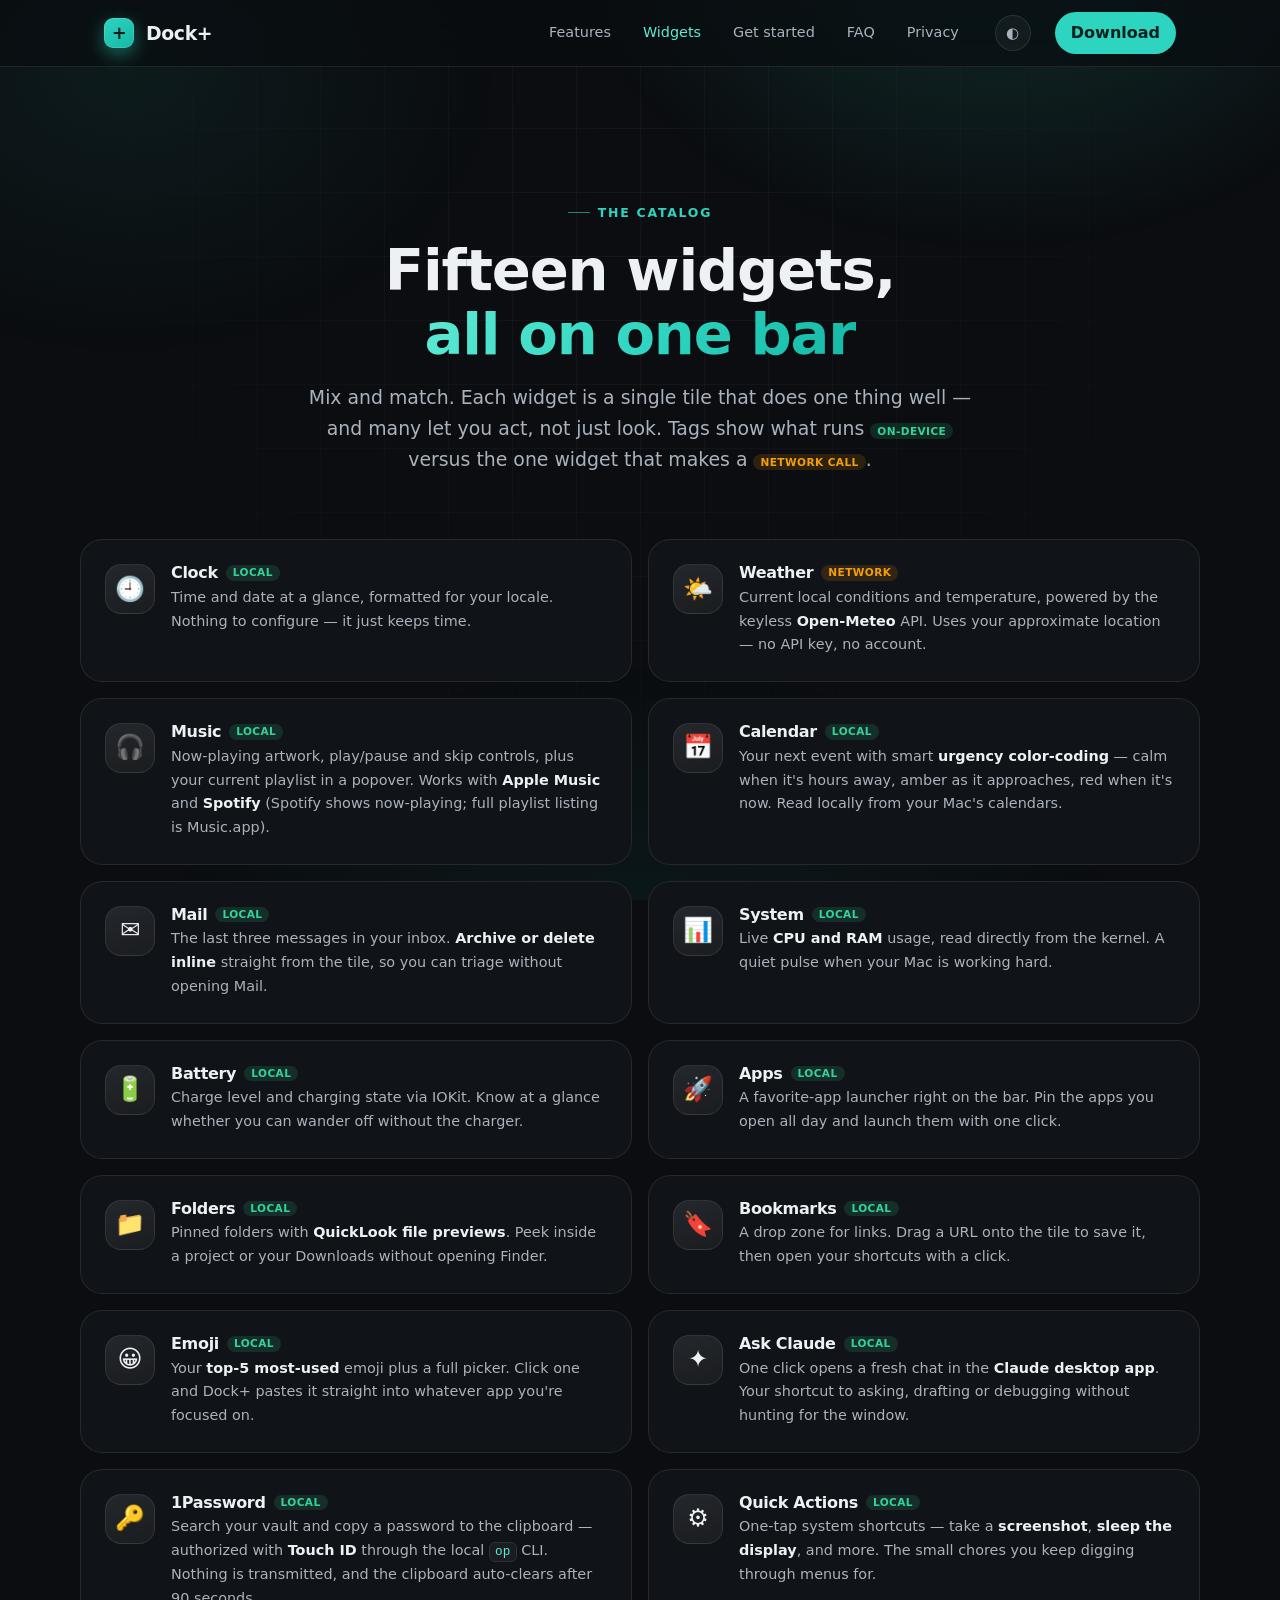
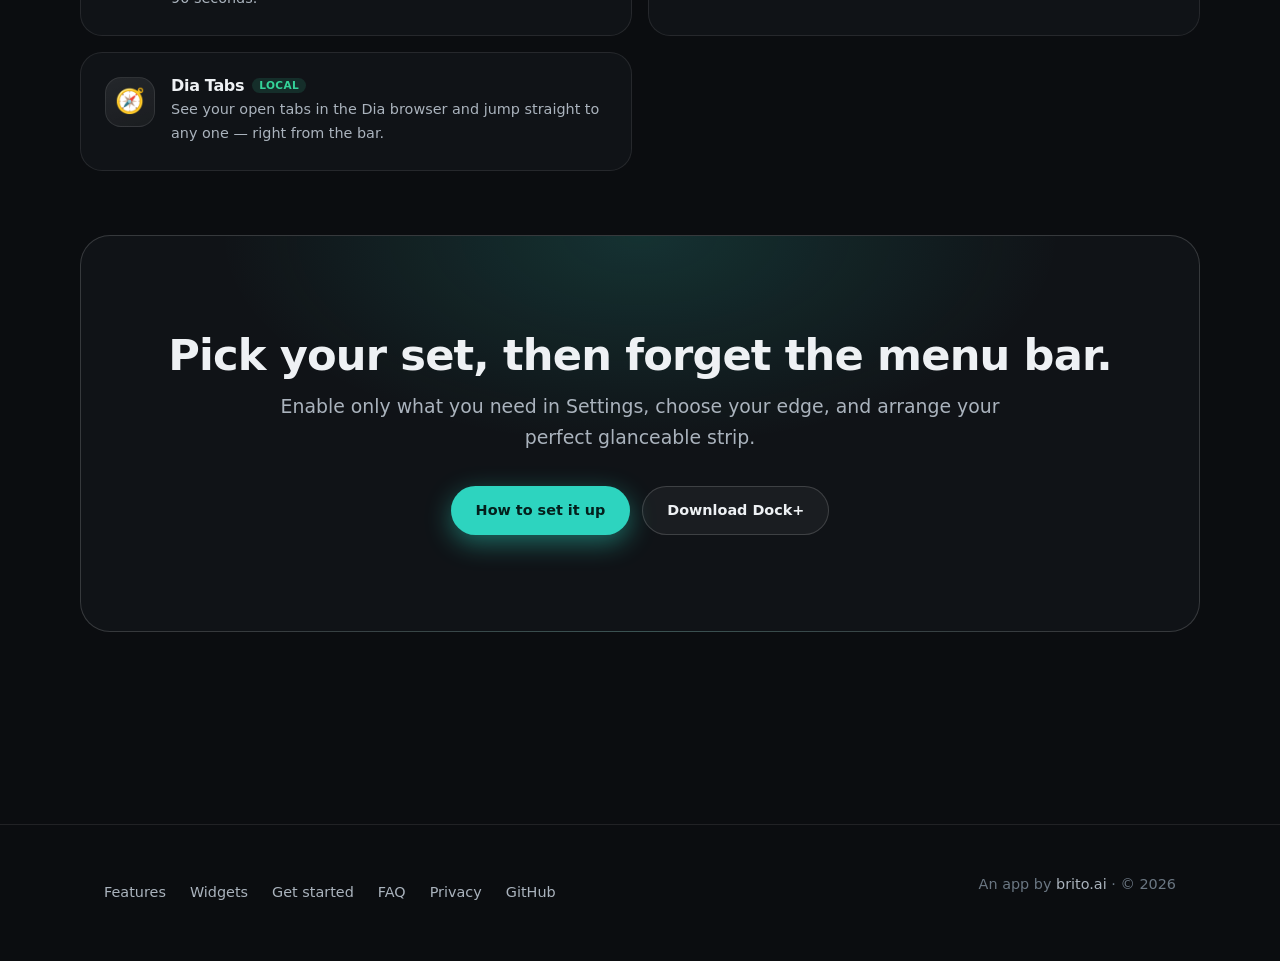
<file: site/widgets.html>
<!DOCTYPE html>
<html lang="en">
<head>
  <meta charset="UTF-8" />
  <meta name="viewport" content="width=device-width, initial-scale=1.0" />
  <title>Widgets — Dock+</title>
  <meta name="description" content="The full catalog of Dock+ widgets: Clock, Weather, Music, Calendar, Mail, System, Battery, Apps, Folders, Bookmarks, Emoji, Ask Claude, 1Password, Quick Actions and Dia Tabs." />
  <link rel="stylesheet" href="styles.css" />
</head>
<body>
  <header class="nav">
    <div class="nav-inner">
      <a class="brand" href="index.html"><span class="brand-mark"></span> Dock+</a>
      <nav class="nav-links">
        <a href="index.html">Features</a>
        <a href="widgets.html" class="active">Widgets</a>
        <a href="instructions.html">Get started</a>
        <a href="faq.html">FAQ</a>
        <a href="privacy.html">Privacy</a>
      </nav>
      <button class="theme-toggle" aria-label="Toggle light and dark theme" title="Toggle theme">◐</button>
      <a href="index.html#download" class="nav-cta">Download</a>
    </div>
  </header>

  <main>
    <section class="hero wrap" style="padding-bottom: var(--s-7)">
      <span class="eyebrow" style="justify-content:center">The catalog</span>
      <h1 style="font-size: clamp(2.2rem, 5vw, var(--t-3xl))">Fifteen widgets,<br /><span class="grad">all on one bar</span></h1>
      <p class="lede" style="margin: 0 auto">Mix and match. Each widget is a single tile that does one thing well — and many let you act, not just look. Tags show what runs <span class="tag local">on-device</span> versus the one widget that makes a <span class="tag net">network call</span>.</p>
    </section>

    <section class="section wrap" style="padding-top: var(--s-4)">
      <div class="widget-grid">

        <article class="widget" data-reveal>
          <div class="ico">🕘</div>
          <div><h3>Clock <span class="tag local">Local</span></h3>
          <p>Time and date at a glance, formatted for your locale. Nothing to configure — it just keeps time.</p></div>
        </article>

        <article class="widget" data-reveal>
          <div class="ico">🌤️</div>
          <div><h3>Weather <span class="tag net">Network</span></h3>
          <p>Current local conditions and temperature, powered by the keyless <strong>Open-Meteo</strong> API. Uses your approximate location — no API key, no account.</p></div>
        </article>

        <article class="widget" data-reveal>
          <div class="ico">🎧</div>
          <div><h3>Music <span class="tag local">Local</span></h3>
          <p>Now-playing artwork, play/pause and skip controls, plus your current playlist in a popover. Works with <strong>Apple Music</strong> and <strong>Spotify</strong> (Spotify shows now-playing; full playlist listing is Music.app).</p></div>
        </article>

        <article class="widget" data-reveal>
          <div class="ico">📅</div>
          <div><h3>Calendar <span class="tag local">Local</span></h3>
          <p>Your next event with smart <strong>urgency color-coding</strong> — calm when it's hours away, amber as it approaches, red when it's now. Read locally from your Mac's calendars.</p></div>
        </article>

        <article class="widget" data-reveal>
          <div class="ico">✉️</div>
          <div><h3>Mail <span class="tag local">Local</span></h3>
          <p>The last three messages in your inbox. <strong>Archive or delete inline</strong> straight from the tile, so you can triage without opening Mail.</p></div>
        </article>

        <article class="widget" data-reveal>
          <div class="ico">📊</div>
          <div><h3>System <span class="tag local">Local</span></h3>
          <p>Live <strong>CPU and RAM</strong> usage, read directly from the kernel. A quiet pulse when your Mac is working hard.</p></div>
        </article>

        <article class="widget" data-reveal>
          <div class="ico">🔋</div>
          <div><h3>Battery <span class="tag local">Local</span></h3>
          <p>Charge level and charging state via IOKit. Know at a glance whether you can wander off without the charger.</p></div>
        </article>

        <article class="widget" data-reveal>
          <div class="ico">🚀</div>
          <div><h3>Apps <span class="tag local">Local</span></h3>
          <p>A favorite-app launcher right on the bar. Pin the apps you open all day and launch them with one click.</p></div>
        </article>

        <article class="widget" data-reveal>
          <div class="ico">📁</div>
          <div><h3>Folders <span class="tag local">Local</span></h3>
          <p>Pinned folders with <strong>QuickLook file previews</strong>. Peek inside a project or your Downloads without opening Finder.</p></div>
        </article>

        <article class="widget" data-reveal>
          <div class="ico">🔖</div>
          <div><h3>Bookmarks <span class="tag local">Local</span></h3>
          <p>A drop zone for links. Drag a URL onto the tile to save it, then open your shortcuts with a click.</p></div>
        </article>

        <article class="widget" data-reveal>
          <div class="ico">😀</div>
          <div><h3>Emoji <span class="tag local">Local</span></h3>
          <p>Your <strong>top-5 most-used</strong> emoji plus a full picker. Click one and Dock+ pastes it straight into whatever app you're focused on.</p></div>
        </article>

        <article class="widget" data-reveal>
          <div class="ico">✦</div>
          <div><h3>Ask Claude <span class="tag local">Local</span></h3>
          <p>One click opens a fresh chat in the <strong>Claude desktop app</strong>. Your shortcut to asking, drafting or debugging without hunting for the window.</p></div>
        </article>

        <article class="widget" data-reveal>
          <div class="ico">🔑</div>
          <div><h3>1Password <span class="tag local">Local</span></h3>
          <p>Search your vault and copy a password to the clipboard — authorized with <strong>Touch ID</strong> through the local <code>op</code> CLI. Nothing is transmitted, and the clipboard auto-clears after 90 seconds.</p></div>
        </article>

        <article class="widget" data-reveal>
          <div class="ico">⚙️</div>
          <div><h3>Quick Actions <span class="tag local">Local</span></h3>
          <p>One-tap system shortcuts — take a <strong>screenshot</strong>, <strong>sleep the display</strong>, and more. The small chores you keep digging through menus for.</p></div>
        </article>

        <article class="widget" data-reveal>
          <div class="ico">🧭</div>
          <div><h3>Dia Tabs <span class="tag local">Local</span></h3>
          <p>See your open tabs in the Dia browser and jump straight to any one — right from the bar.</p></div>
        </article>

      </div>

      <div class="cta-band" data-reveal style="margin-top: var(--s-8)">
        <h2>Pick your set, then forget the menu bar.</h2>
        <p class="lede">Enable only what you need in Settings, choose your edge, and arrange your perfect glanceable strip.</p>
        <div class="btn-row">
          <a href="instructions.html" class="btn btn-primary">How to set it up</a>
          <a href="index.html#download" class="btn btn-ghost">Download Dock+</a>
        </div>
      </div>
    </section>
  </main>

  <footer class="footer">
    <div class="wrap footer-inner">
      <nav class="footer-links">
        <a href="index.html">Features</a>
        <a href="widgets.html">Widgets</a>
        <a href="instructions.html">Get started</a>
        <a href="faq.html">FAQ</a>
        <a href="privacy.html">Privacy</a>
        <a href="https://github.com/juniorbrito0/cool-dock">GitHub</a>
      </nav>
      <p class="footer-credit">An app by <a href="https://brito.ai">brito.ai</a> · © 2026</p>
    </div>
  </footer>

  <script src="app.js" defer></script>
</body>
</html>
</file>
<file: site/styles.css>
/* ============================================================
   Dock+ — design system
   Warm graphite glass + electric-teal accent (echoes the app's
   Theme.swift: accent #2DD4BF, warning #F59E0B, danger #EF4444).
   Dark by default; light via [data-theme="light"].
   ============================================================ */

:root {
  /* ---- palette: graphite base ---- */
  --graphite-900: #0b0d10;
  --graphite-850: #101317;
  --graphite-800: #14181d;
  --graphite-750: #1a1f25;
  --graphite-700: #21272e;
  --graphite-600: #2c333b;

  /* ---- accent ---- */
  --teal: #2dd4bf;
  --teal-bright: #5eead4;
  --teal-deep: #14b8a6;
  --teal-soft: rgba(45, 212, 191, 0.16);
  --teal-glow: rgba(45, 212, 191, 0.45);

  --amber: #f59e0b;
  --red: #ef4444;
  --green: #34d399;

  /* ---- surfaces & text (dark default) ---- */
  --bg: var(--graphite-900);
  --bg-elevated: var(--graphite-850);
  --surface: rgba(255, 255, 255, 0.045);
  --surface-hover: rgba(255, 255, 255, 0.085);
  --stroke: rgba(255, 255, 255, 0.09);
  --stroke-strong: rgba(255, 255, 255, 0.16);

  --text: #eef1f4;
  --text-dim: #aab3bd;
  --text-faint: #6b7783;

  /* ---- type scale (1.25 ratio) ---- */
  --font-sans: -apple-system, BlinkMacSystemFont, "SF Pro Text", "Inter",
    system-ui, "Segoe UI", Roboto, Helvetica, Arial, sans-serif;
  --font-mono: "SF Mono", ui-monospace, "JetBrains Mono", Menlo, monospace;

  --t-xs: 0.78rem;
  --t-sm: 0.9rem;
  --t-base: 1rem;
  --t-md: 1.18rem;
  --t-lg: 1.5rem;
  --t-xl: 2.0rem;
  --t-2xl: 2.7rem;
  --t-3xl: 3.6rem;
  --t-4xl: 4.6rem;

  /* ---- spacing ---- */
  --s-1: 4px;
  --s-2: 8px;
  --s-3: 12px;
  --s-4: 16px;
  --s-5: 24px;
  --s-6: 32px;
  --s-7: 48px;
  --s-8: 64px;
  --s-9: 96px;
  --s-10: 128px;

  /* ---- radius ---- */
  --r-sm: 10px;
  --r-md: 16px;
  --r-lg: 22px;
  --r-xl: 30px;
  --r-pill: 999px;

  /* ---- motion ---- */
  --ease-spring: cubic-bezier(0.22, 1, 0.36, 1);
  --ease-out: cubic-bezier(0.16, 1, 0.3, 1);
  --dur-fast: 0.16s;
  --dur: 0.32s;

  /* ---- shadows ---- */
  --shadow-bar: 0 24px 60px rgba(0, 0, 0, 0.55), 0 2px 0 rgba(255, 255, 255, 0.05) inset;
  --shadow-card: 0 16px 40px rgba(0, 0, 0, 0.4);

  --maxw: 1120px;
}

[data-theme="light"] {
  --bg: #f4f6f8;
  --bg-elevated: #ffffff;
  --surface: rgba(15, 23, 32, 0.04);
  --surface-hover: rgba(15, 23, 32, 0.07);
  --stroke: rgba(15, 23, 32, 0.1);
  --stroke-strong: rgba(15, 23, 32, 0.18);
  --text: #10151b;
  --text-dim: #4a5560;
  --text-faint: #828d98;
  --teal-soft: rgba(20, 184, 166, 0.14);
  --shadow-bar: 0 24px 60px rgba(15, 30, 40, 0.18);
  --shadow-card: 0 14px 34px rgba(15, 30, 40, 0.1);
}

/* ============================================================
   base
   ============================================================ */
*,
*::before,
*::after {
  box-sizing: border-box;
}

html {
  scroll-behavior: smooth;
}

body {
  margin: 0;
  font-family: var(--font-sans);
  font-size: var(--t-base);
  line-height: 1.65;
  color: var(--text);
  background: var(--bg);
  -webkit-font-smoothing: antialiased;
  text-rendering: optimizeLegibility;
  overflow-x: hidden;
}

/* ambient backdrop — pure CSS, visible without JS */
body::before {
  content: "";
  position: fixed;
  inset: 0;
  z-index: -2;
  background:
    radial-gradient(720px 540px at 78% -8%, rgba(45, 212, 191, 0.16), transparent 60%),
    radial-gradient(680px 520px at 10% 8%, rgba(45, 212, 191, 0.07), transparent 55%),
    radial-gradient(900px 700px at 50% 120%, rgba(20, 184, 166, 0.1), transparent 60%);
}
body::after {
  content: "";
  position: fixed;
  inset: 0;
  z-index: -2;
  opacity: 0.5;
  background-image: linear-gradient(var(--stroke) 1px, transparent 1px),
    linear-gradient(90deg, var(--stroke) 1px, transparent 1px);
  background-size: 64px 64px;
  -webkit-mask-image: radial-gradient(circle at 50% 30%, #000 0%, transparent 70%);
  mask-image: radial-gradient(circle at 50% 30%, #000 0%, transparent 70%);
}

h1, h2, h3, h4 {
  line-height: 1.1;
  letter-spacing: -0.02em;
  font-weight: 680;
  margin: 0 0 var(--s-3);
}

p {
  margin: 0 0 var(--s-4);
  color: var(--text-dim);
}

a {
  color: var(--teal-bright);
  text-decoration: none;
  transition: color var(--dur-fast) var(--ease-out);
}
a:hover {
  color: var(--text);
}

strong {
  color: var(--text);
  font-weight: 640;
}

code {
  font-family: var(--font-mono);
  font-size: 0.88em;
  background: var(--surface);
  border: 1px solid var(--stroke);
  border-radius: 6px;
  padding: 0.1em 0.42em;
  color: var(--teal-bright);
}

.wrap {
  width: 100%;
  max-width: var(--maxw);
  margin: 0 auto;
  padding: 0 var(--s-5);
}

.section {
  padding: var(--s-9) 0;
}

.eyebrow {
  display: inline-flex;
  align-items: center;
  gap: var(--s-2);
  font-size: var(--t-xs);
  font-weight: 600;
  letter-spacing: 0.14em;
  text-transform: uppercase;
  color: var(--teal);
  margin-bottom: var(--s-4);
}
.eyebrow::before {
  content: "";
  width: 22px;
  height: 1px;
  background: var(--teal);
  opacity: 0.6;
}

.lede {
  font-size: var(--t-md);
  color: var(--text-dim);
  max-width: 62ch;
}

/* ============================================================
   header / nav
   ============================================================ */
.nav {
  position: sticky;
  top: 0;
  z-index: 50;
  backdrop-filter: saturate(140%) blur(16px);
  -webkit-backdrop-filter: saturate(140%) blur(16px);
  background: color-mix(in srgb, var(--bg) 72%, transparent);
  border-bottom: 1px solid var(--stroke);
}
.nav-inner {
  max-width: var(--maxw);
  margin: 0 auto;
  padding: var(--s-3) var(--s-5);
  display: flex;
  align-items: center;
  gap: var(--s-5);
}

.brand {
  display: inline-flex;
  align-items: center;
  gap: var(--s-3);
  font-weight: 700;
  letter-spacing: -0.02em;
  color: var(--text);
  font-size: var(--t-md);
}
.brand:hover { color: var(--text); }
.brand-mark {
  width: 30px;
  height: 30px;
  border-radius: 9px;
  display: grid;
  place-items: center;
  background: linear-gradient(145deg, var(--teal), var(--teal-deep));
  box-shadow: 0 0 0 1px rgba(255, 255, 255, 0.14) inset, 0 6px 18px var(--teal-glow);
  position: relative;
}
.brand-mark::after {
  content: "+";
  font-weight: 800;
  font-size: 18px;
  color: #04201d;
  line-height: 1;
}

.nav-links {
  display: flex;
  align-items: center;
  gap: var(--s-2);
  margin-left: auto;
}
.nav-links a {
  color: var(--text-dim);
  font-size: var(--t-sm);
  font-weight: 540;
  padding: var(--s-2) var(--s-3);
  border-radius: var(--r-pill);
  transition: color var(--dur-fast), background var(--dur-fast);
}
.nav-links a:hover { color: var(--text); background: var(--surface); }
.nav-links a.active { color: var(--teal-bright); }

.theme-toggle {
  background: var(--surface);
  border: 1px solid var(--stroke);
  color: var(--text-dim);
  width: 36px;
  height: 36px;
  border-radius: var(--r-pill);
  cursor: pointer;
  display: grid;
  place-items: center;
  font-size: 15px;
  transition: background var(--dur-fast), color var(--dur-fast), transform var(--dur-fast);
}
.theme-toggle:hover { background: var(--surface-hover); color: var(--text); transform: rotate(15deg); }

.nav-cta {
  background: var(--teal);
  color: #04201d !important;
  font-weight: 640;
  padding: var(--s-2) var(--s-4) !important;
  border-radius: var(--r-pill);
}
.nav-cta:hover { background: var(--teal-bright); }

/* ============================================================
   buttons
   ============================================================ */
.btn {
  display: inline-flex;
  align-items: center;
  gap: var(--s-2);
  font-family: inherit;
  font-size: var(--t-sm);
  font-weight: 620;
  padding: var(--s-3) var(--s-5);
  border-radius: var(--r-pill);
  border: 1px solid transparent;
  cursor: pointer;
  transition: transform var(--dur-fast) var(--ease-spring),
    background var(--dur-fast), box-shadow var(--dur);
}
.btn:hover { transform: translateY(-2px); }
.btn-primary {
  background: var(--teal);
  color: #04201d;
  box-shadow: 0 8px 26px var(--teal-glow);
}
.btn-primary:hover { background: var(--teal-bright); color: #04201d; }
.btn-ghost {
  background: var(--surface);
  border-color: var(--stroke-strong);
  color: var(--text);
}
.btn-ghost:hover { background: var(--surface-hover); color: var(--text); }

.btn-row {
  display: flex;
  flex-wrap: wrap;
  gap: var(--s-3);
  align-items: center;
}
.note {
  font-size: var(--t-xs);
  color: var(--text-faint);
}

/* ============================================================
   hero
   ============================================================ */
.hero {
  padding: var(--s-10) 0 var(--s-9);
  text-align: center;
  position: relative;
}
.hero h1 {
  font-size: clamp(2.6rem, 6vw, var(--t-4xl));
  font-weight: 720;
  max-width: 16ch;
  margin: 0 auto var(--s-4);
}
.hero h1 .grad {
  background: linear-gradient(120deg, var(--teal-bright), var(--teal) 55%, var(--teal-deep));
  -webkit-background-clip: text;
  background-clip: text;
  color: transparent;
}
.hero .lede {
  margin: 0 auto var(--s-6);
  font-size: var(--t-md);
  max-width: 56ch;
}
.hero .btn-row { justify-content: center; }

.badge {
  display: inline-flex;
  align-items: center;
  gap: var(--s-2);
  font-size: var(--t-xs);
  font-weight: 560;
  color: var(--text-dim);
  background: var(--surface);
  border: 1px solid var(--stroke);
  padding: var(--s-1) var(--s-3);
  border-radius: var(--r-pill);
  margin-bottom: var(--s-5);
}
.badge .dot {
  width: 7px;
  height: 7px;
  border-radius: 50%;
  background: var(--teal);
  box-shadow: 0 0 10px var(--teal-glow);
}

/* ---- the floating dock visual (hero centerpiece) ---- */
.dock-stage {
  margin: var(--s-9) auto 0;
  max-width: 940px;
  position: relative;
}
.dock-bar {
  display: flex;
  gap: var(--s-3);
  align-items: stretch;
  padding: var(--s-4);
  border-radius: var(--r-xl);
  background: linear-gradient(180deg, rgba(255, 255, 255, 0.07), rgba(255, 255, 255, 0.02));
  border: 1px solid var(--stroke-strong);
  box-shadow: var(--shadow-bar);
  backdrop-filter: blur(20px);
  -webkit-backdrop-filter: blur(20px);
  overflow-x: auto;
  scrollbar-width: none;
}
.dock-bar::-webkit-scrollbar { display: none; }

.tile {
  flex: 0 0 auto;
  width: 84px;
  height: 84px;
  border-radius: var(--r-md);
  background: var(--surface);
  border: 1px solid var(--stroke);
  display: flex;
  flex-direction: column;
  align-items: center;
  justify-content: center;
  gap: 5px;
  color: var(--text-dim);
  transition: transform var(--dur) var(--ease-spring), background var(--dur-fast),
    border-color var(--dur-fast);
  position: relative;
}
.tile:hover {
  transform: translateY(-8px);
  background: var(--surface-hover);
  border-color: var(--stroke-strong);
}
.tile .glyph { font-size: 24px; line-height: 1; }
.tile .lbl {
  font-size: 0.62rem;
  letter-spacing: 0.02em;
  font-weight: 560;
}
.tile.live { color: var(--text); border-color: var(--teal-soft); }
.tile.live .glyph { filter: drop-shadow(0 0 8px var(--teal-glow)); }
.tile.wide { width: 150px; }
.tile .mini {
  font-size: 0.92rem;
  font-weight: 680;
  color: var(--text);
}
.tile .accent { color: var(--teal-bright); }
.tile .warn { color: var(--amber); }

.dock-caption {
  text-align: center;
  margin-top: var(--s-5);
  font-size: var(--t-xs);
  color: var(--text-faint);
}

/* ============================================================
   feature grid
   ============================================================ */
.section-head {
  text-align: center;
  max-width: 60ch;
  margin: 0 auto var(--s-8);
}
.section-head h2 {
  font-size: clamp(1.9rem, 4vw, var(--t-2xl));
}
.section-head p { margin: 0 auto; }

.grid {
  display: grid;
  gap: var(--s-4);
}
.grid-3 { grid-template-columns: repeat(3, 1fr); }
.grid-2 { grid-template-columns: repeat(2, 1fr); }

.card {
  background: var(--bg-elevated);
  border: 1px solid var(--stroke);
  border-radius: var(--r-lg);
  padding: var(--s-6);
  box-shadow: var(--shadow-card);
  transition: transform var(--dur) var(--ease-spring), border-color var(--dur-fast);
  position: relative;
  overflow: hidden;
}
.card::after {
  content: "";
  position: absolute;
  inset: 0;
  border-radius: inherit;
  padding: 1px;
  background: linear-gradient(150deg, var(--teal-soft), transparent 45%);
  -webkit-mask: linear-gradient(#000 0 0) content-box, linear-gradient(#000 0 0);
  -webkit-mask-composite: xor;
  mask-composite: exclude;
  opacity: 0;
  transition: opacity var(--dur);
}
.card:hover { transform: translateY(-4px); border-color: var(--stroke-strong); }
.card:hover::after { opacity: 1; }

.card .ico {
  width: 44px;
  height: 44px;
  border-radius: var(--r-sm);
  display: grid;
  place-items: center;
  font-size: 22px;
  background: var(--teal-soft);
  margin-bottom: var(--s-4);
}
.card h3 { font-size: var(--t-md); }
.card p { margin: 0; font-size: var(--t-sm); }

/* ============================================================
   widgets catalog
   ============================================================ */
.widget-grid {
  display: grid;
  grid-template-columns: repeat(2, 1fr);
  gap: var(--s-4);
}
.widget {
  display: flex;
  gap: var(--s-4);
  background: var(--bg-elevated);
  border: 1px solid var(--stroke);
  border-radius: var(--r-lg);
  padding: var(--s-5);
  transition: transform var(--dur) var(--ease-spring), border-color var(--dur-fast);
}
.widget:hover { transform: translateY(-3px); border-color: var(--stroke-strong); }
.widget .ico {
  flex: 0 0 auto;
  width: 50px;
  height: 50px;
  border-radius: var(--r-md);
  display: grid;
  place-items: center;
  font-size: 24px;
  background: linear-gradient(160deg, var(--surface-hover), var(--surface));
  border: 1px solid var(--stroke);
}
.widget h3 {
  font-size: var(--t-base);
  margin-bottom: var(--s-1);
  display: flex;
  align-items: center;
  gap: var(--s-2);
}
.widget p { margin: 0; font-size: var(--t-sm); color: var(--text-dim); }
.tag {
  font-size: 0.66rem;
  font-weight: 600;
  letter-spacing: 0.04em;
  text-transform: uppercase;
  color: var(--teal);
  background: var(--teal-soft);
  padding: 2px 7px;
  border-radius: var(--r-pill);
}
.tag.local { color: var(--green); background: rgba(52, 211, 153, 0.14); }
.tag.net { color: var(--amber); background: rgba(245, 158, 11, 0.14); }

/* ============================================================
   prose / docs
   ============================================================ */
.prose {
  max-width: 760px;
  margin: 0 auto;
}
.prose h2 {
  font-size: var(--t-xl);
  margin-top: var(--s-8);
  padding-top: var(--s-4);
}
.prose h2:first-of-type { margin-top: 0; }
.prose h3 {
  font-size: var(--t-md);
  margin-top: var(--s-6);
  color: var(--text);
}
.prose p, .prose li { color: var(--text-dim); }
.prose ul, .prose ol { padding-left: 1.3em; margin: 0 0 var(--s-4); }
.prose li { margin-bottom: var(--s-2); }
.prose ul li::marker { color: var(--teal); }

.steps {
  list-style: none;
  padding: 0;
  margin: 0;
  counter-reset: step;
}
.steps > li {
  counter-increment: step;
  position: relative;
  padding: var(--s-2) 0 var(--s-5) var(--s-8);
  border-left: 1px solid var(--stroke);
  margin-left: 16px;
}
.steps > li:last-child { border-left-color: transparent; padding-bottom: 0; }
.steps > li::before {
  content: counter(step);
  position: absolute;
  left: -16px;
  top: 0;
  width: 32px;
  height: 32px;
  border-radius: 50%;
  background: var(--bg-elevated);
  border: 1px solid var(--teal-soft);
  color: var(--teal-bright);
  font-weight: 680;
  font-size: var(--t-sm);
  display: grid;
  place-items: center;
}
.steps h3 { margin: 0 0 var(--s-1); font-size: var(--t-base); color: var(--text); }
.steps p { margin: 0; font-size: var(--t-sm); }

/* permission cards */
.perm {
  display: flex;
  gap: var(--s-4);
  padding: var(--s-5);
  background: var(--bg-elevated);
  border: 1px solid var(--stroke);
  border-radius: var(--r-md);
  margin-bottom: var(--s-3);
}
.perm .ico {
  flex: 0 0 auto;
  width: 42px; height: 42px;
  border-radius: var(--r-sm);
  display: grid; place-items: center;
  font-size: 20px;
  background: var(--teal-soft);
}
.perm h3 { font-size: var(--t-base); margin: 0 0 2px; color: var(--text); }
.perm p { margin: 0; font-size: var(--t-sm); }

/* FAQ */
.faq-item {
  border: 1px solid var(--stroke);
  border-radius: var(--r-md);
  background: var(--bg-elevated);
  margin-bottom: var(--s-3);
  overflow: hidden;
}
.faq-item summary {
  cursor: pointer;
  list-style: none;
  padding: var(--s-5);
  font-weight: 620;
  color: var(--text);
  font-size: var(--t-base);
  display: flex;
  justify-content: space-between;
  align-items: center;
  gap: var(--s-4);
}
.faq-item summary::-webkit-details-marker { display: none; }
.faq-item summary::after {
  content: "+";
  color: var(--teal);
  font-size: var(--t-lg);
  font-weight: 400;
  transition: transform var(--dur) var(--ease-spring);
}
.faq-item[open] summary::after { transform: rotate(45deg); }
.faq-item .faq-body { padding: 0 var(--s-5) var(--s-5); }
.faq-item .faq-body p { margin: 0; font-size: var(--t-sm); }

/* callout */
.callout {
  border: 1px solid var(--teal-soft);
  background: var(--teal-soft);
  border-radius: var(--r-md);
  padding: var(--s-5);
  margin: var(--s-5) 0;
}
.callout p { margin: 0; color: var(--text); font-size: var(--t-sm); }
.callout strong { color: var(--teal-bright); }

.meta {
  font-size: var(--t-sm);
  color: var(--text-faint);
  margin-bottom: var(--s-6);
}

/* ============================================================
   CTA band
   ============================================================ */
.cta-band {
  text-align: center;
  border: 1px solid var(--stroke-strong);
  border-radius: var(--r-xl);
  padding: var(--s-9) var(--s-5);
  background:
    radial-gradient(600px 300px at 50% 0%, var(--teal-soft), transparent 70%),
    var(--bg-elevated);
  position: relative;
  overflow: hidden;
}
.cta-band h2 { font-size: clamp(1.8rem, 4vw, var(--t-2xl)); }
.cta-band .lede { margin: 0 auto var(--s-6); }
.cta-band .btn-row { justify-content: center; }

/* ============================================================
   footer
   ============================================================ */
.footer {
  border-top: 1px solid var(--stroke);
  margin-top: var(--s-9);
  padding: var(--s-7) 0;
}
.footer-inner {
  display: flex;
  flex-wrap: wrap;
  gap: var(--s-5);
  align-items: center;
  justify-content: space-between;
}
.footer-links {
  display: flex;
  flex-wrap: wrap;
  gap: var(--s-5);
  font-size: var(--t-sm);
}
.footer-links a { color: var(--text-dim); }
.footer-links a:hover { color: var(--text); }
.footer-credit { font-size: var(--t-sm); color: var(--text-faint); }
.footer-credit a { color: var(--text-dim); }

/* ============================================================
   scroll-reveal (progressive enhancement)
   visible by default; JS adds .reveal-ready to opt in
   ============================================================ */
.reveal-ready [data-reveal] {
  opacity: 0;
  transform: translateY(22px);
  transition: opacity 0.7s var(--ease-out), transform 0.7s var(--ease-out);
}
.reveal-ready [data-reveal].in {
  opacity: 1;
  transform: none;
}

@media (prefers-reduced-motion: reduce) {
  * { animation: none !important; transition: none !important; scroll-behavior: auto !important; }
  .reveal-ready [data-reveal] { opacity: 1; transform: none; }
}

/* ============================================================
   responsive
   ============================================================ */
@media (max-width: 880px) {
  .grid-3 { grid-template-columns: repeat(2, 1fr); }
  .widget-grid { grid-template-columns: 1fr; }
}
@media (max-width: 640px) {
  .grid-3, .grid-2 { grid-template-columns: 1fr; }
  .nav-links { display: none; }
  .nav-links.compact { display: flex; }
  .hero { padding-top: var(--s-8); }
  .section { padding: var(--s-8) 0; }
  .footer-inner { flex-direction: column; text-align: center; justify-content: center; }
}
</file>
